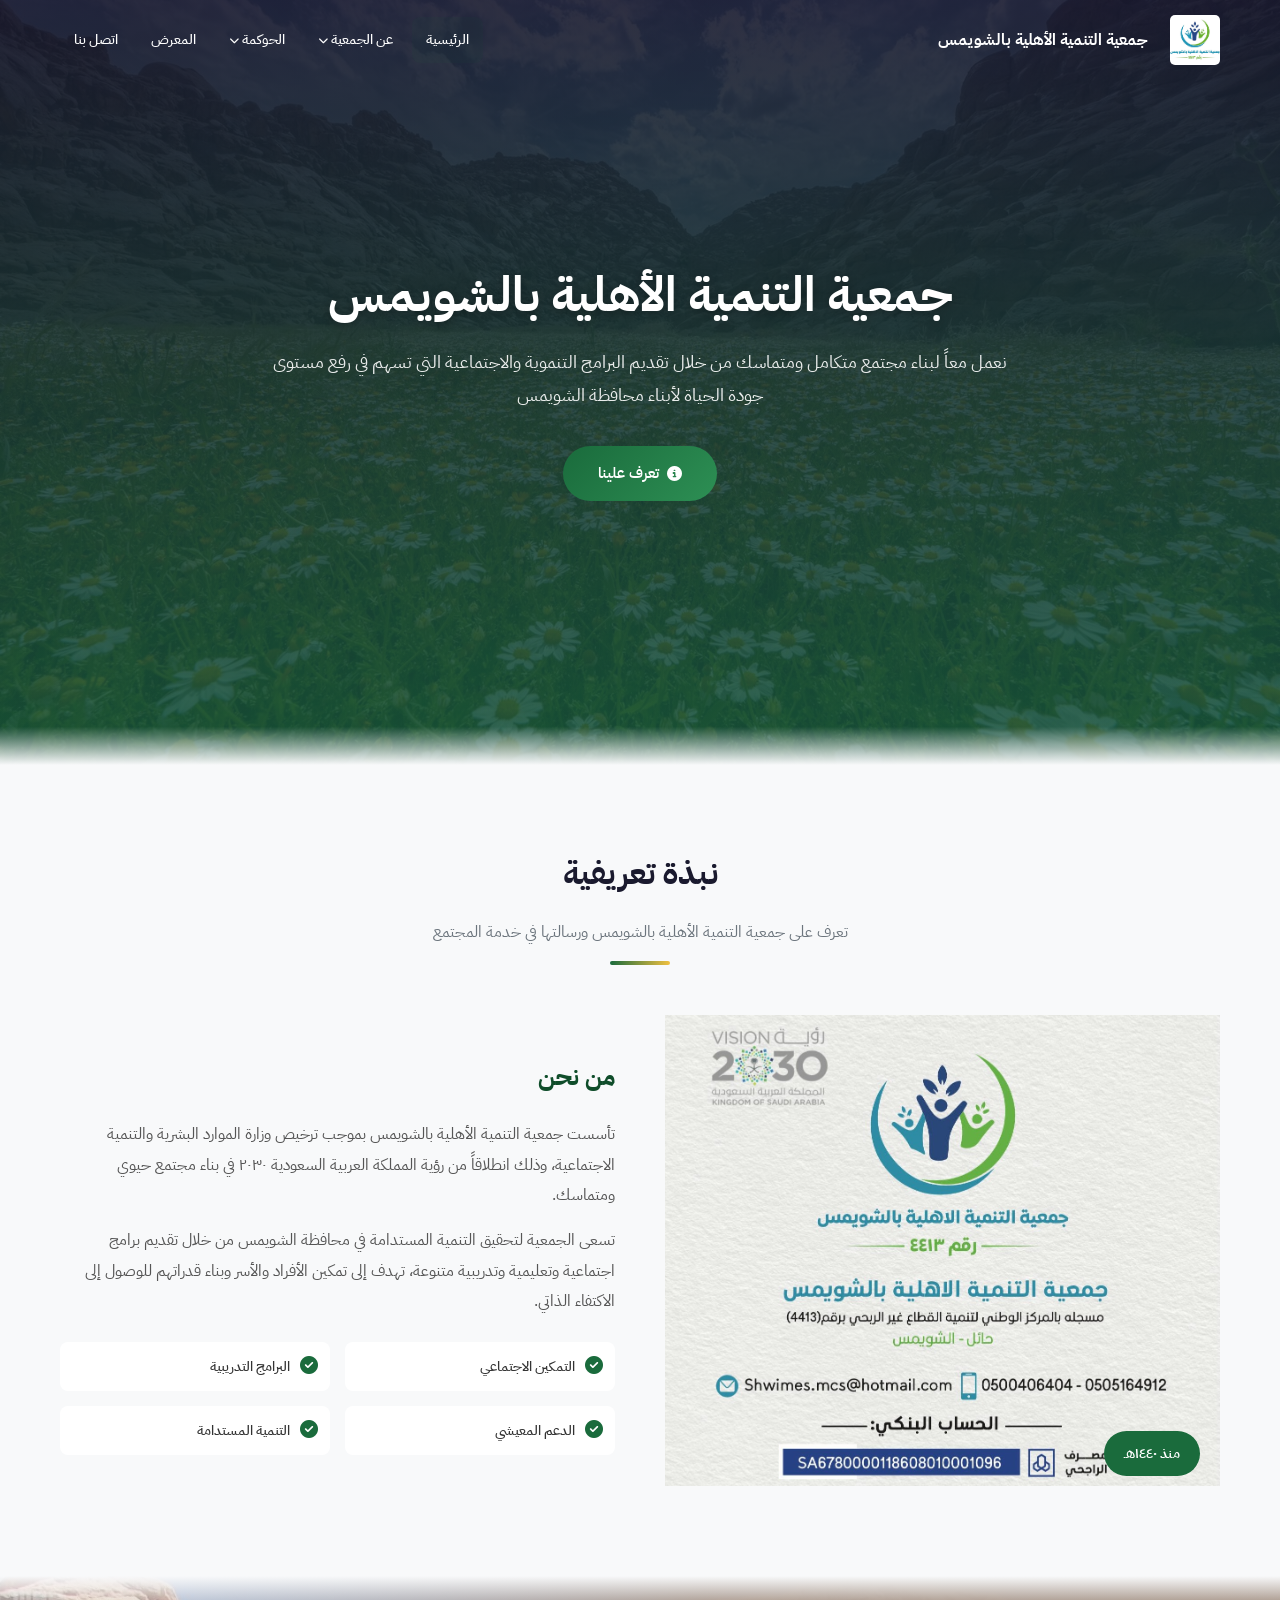
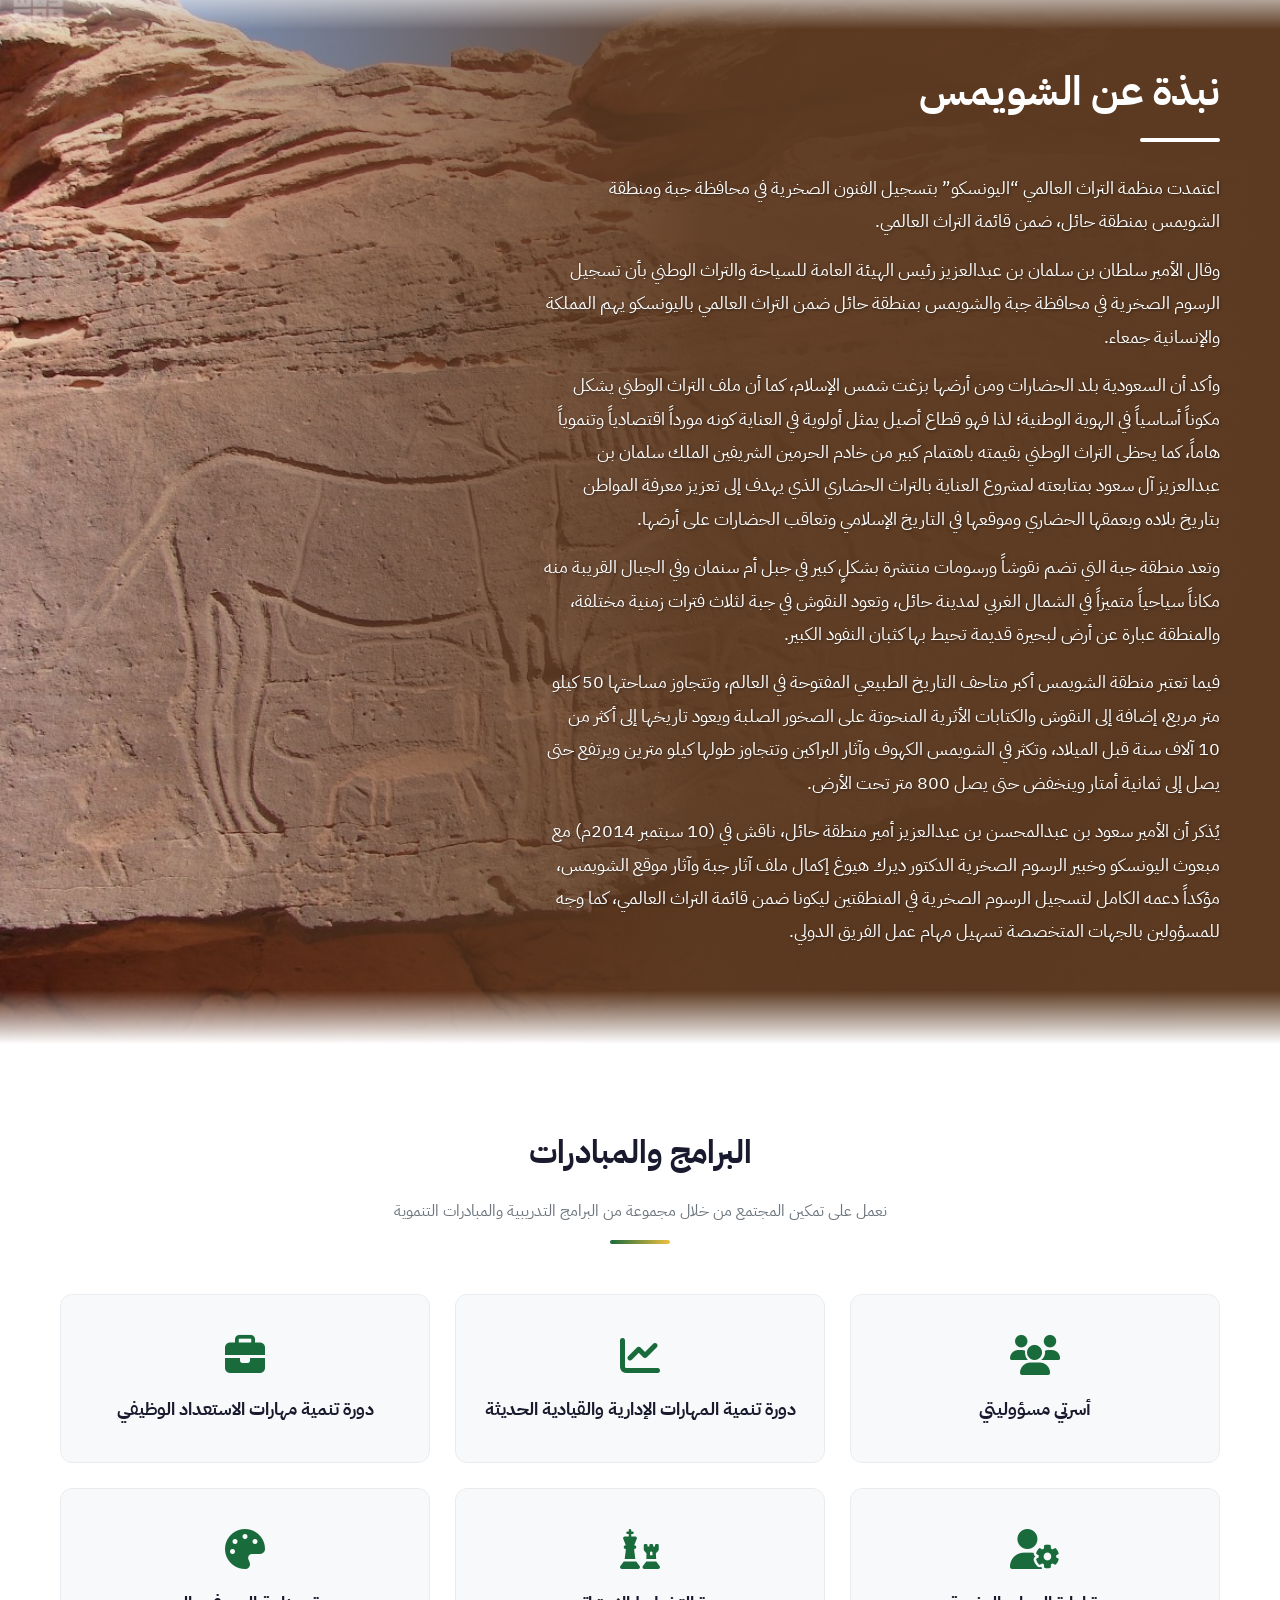
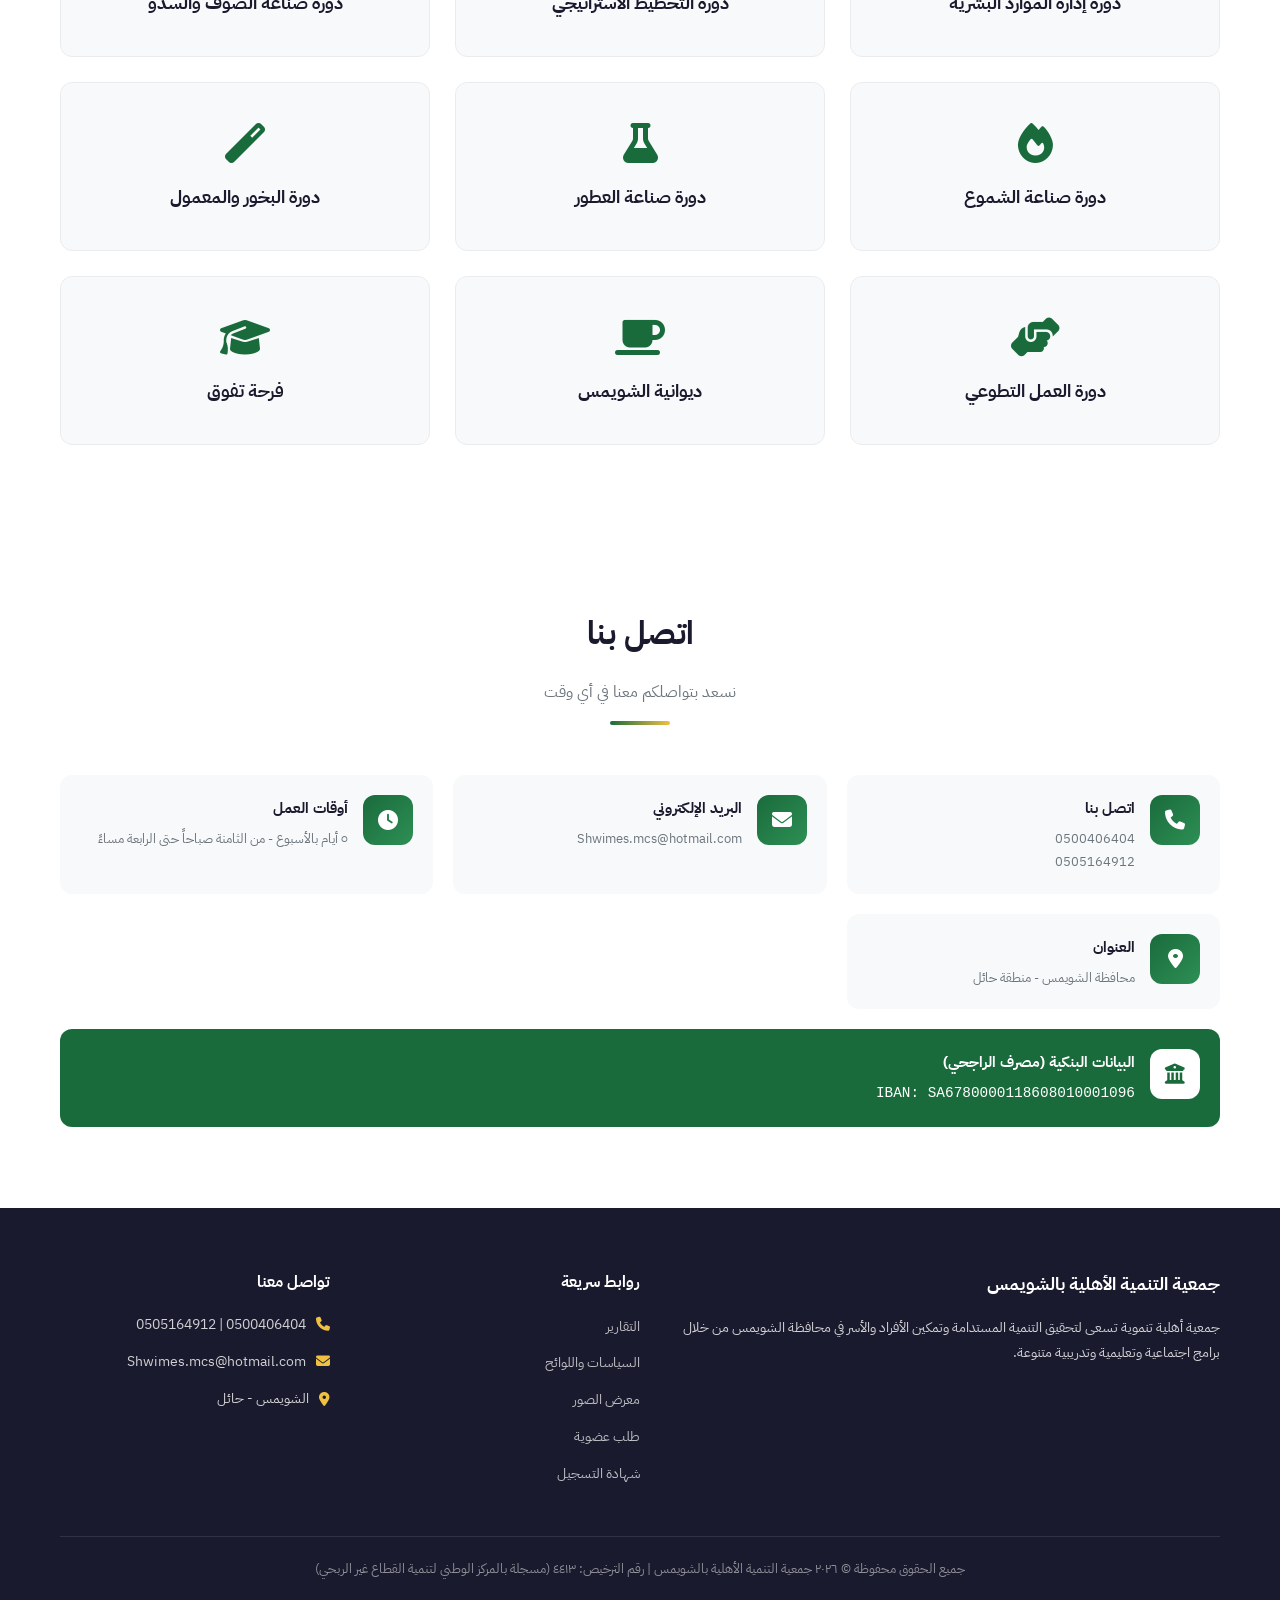
<file: index.html>
<!DOCTYPE html>
<html lang="ar" dir="rtl">

<head>
  <meta charset="UTF-8">
  <meta name="viewport" content="width=device-width, initial-scale=1.0">
  <title>الرئيسية - جمعية التنمية الأهلية بالشويمس</title>
  <meta name="description"
    content="جمعية التنمية الأهلية بالشويمس - نعمل على تنمية المجتمع المحلي وتقديم الخدمات الاجتماعية والتنموية لأبناء محافظة الشويمس">
  <link rel="stylesheet" href="https://cdnjs.cloudflare.com/ajax/libs/font-awesome/6.5.1/css/all.min.css">
  <link rel="stylesheet" href="style.css">
  <link rel="icon" type="image/jpeg" href="logo.jpeg">
</head>

<body>



  <!-- Header -->
  <header class="header">
    <div class="container">
      <a href="#" class="logo">
        <img src="logo.jpeg" alt="شعار الجمعية"
          style="width: 50px; height: 50px; object-fit: contain; border-radius: 5px; margin-left: 10px;">
        <div class="logo-text">
          <h1>جمعية التنمية الأهلية بالشويمس</h1>
        </div>
      </a>

      <div class="hamburger" id="hamburger">
        <span></span><span></span><span></span>
      </div>

      <nav class="nav-wrapper" id="navWrapper">
        <ul class="main-nav">
          <li><a href="index.html" class="active">الرئيسية</a></li>
          <li class="dropdown">
            <a href="index.html#about">عن الجمعية <i class="fas fa-chevron-down" style="font-size:10px"></i></a>
            <ul class="dropdown-menu">
              <li><a href="index.html#about">النشأة والتأسيس</a></li>
              <li><a href="index.html#about">الرؤية</a></li>
              <li><a href="index.html#about">الرسالة</a></li>
              <li><a href="index.html#about">الأهداف الاستراتيجية</a></li>
            </ul>
          </li>
          
          <li class="dropdown">
            <a href="#">الحوكمة <i class="fas fa-chevron-down" style="font-size:10px"></i></a>
            <ul class="dropdown-menu">
              <li><a href="board.html">مجلس الإدارة</a></li>
              <li><a href="policies.html">السياسات واللوائح</a></li>
              <li><a href="index.html#programs">المشاريع والبرامج</a></li>
            </ul>
          </li>

          <li><a href="gallery.html">المعرض</a></li>
          <li><a href="index.html#contact">اتصل بنا</a></li>
        </ul>
      </nav>
    </div>
  </header>

  <!-- Hero Section -->
  <section class="hero" id="home">
    <div class="hero-bg"></div>
    <div class="hero-overlay"></div>
    <div class="hero-content">
      <h2>جمعية التنمية الأهلية بالشويمس</h2>
      <p>نعمل معاً لبناء مجتمع متكامل ومتماسك من خلال تقديم البرامج التنموية والاجتماعية التي تسهم في رفع مستوى جودة
        الحياة لأبناء محافظة الشويمس</p>
      <div class="hero-buttons">
        <a href="#about" class="btn btn-primary"><i class="fas fa-info-circle"></i> تعرف علينا</a>
      </div>
    </div>
  </section>



  <!-- About Section -->
  <section class="section about fade-in" id="about">
    <div class="container">
      <div class="section-header fade-in">
        <h2>نبذة تعريفية</h2>
        <p>تعرف على جمعية التنمية الأهلية بالشويمس ورسالتها في خدمة المجتمع</p>
        <div class="line"></div>
      </div>
      <div class="about-grid">
        <div class="about-image fade-in">
          <img src="images/من نحن.jpeg" alt="عن الجمعية">
          <div class="about-badge">منذ ١٤٤٠هـ</div>
        </div>
        <div class="about-text fade-in">
          <h3>من نحن</h3>
          <p>تأسست جمعية التنمية الأهلية بالشويمس بموجب ترخيص وزارة الموارد البشرية والتنمية الاجتماعية، وذلك انطلاقاً
            من رؤية المملكة العربية السعودية ٢٠٣٠ في بناء مجتمع حيوي ومتماسك.</p>
          <p>تسعى الجمعية لتحقيق التنمية المستدامة في محافظة الشويمس من خلال تقديم برامج اجتماعية وتعليمية وتدريبية
            متنوعة، تهدف إلى تمكين الأفراد والأسر وبناء قدراتهم للوصول إلى الاكتفاء الذاتي.</p>
          <div class="about-features">
            <div class="about-feature"><i class="fas fa-check-circle"></i><span>التمكين الاجتماعي</span></div>
            <div class="about-feature"><i class="fas fa-check-circle"></i><span>البرامج التدريبية</span></div>
            <div class="about-feature"><i class="fas fa-check-circle"></i><span>الدعم المعيشي</span></div>
            <div class="about-feature"><i class="fas fa-check-circle"></i><span>التنمية المستدامة</span></div>
          </div>
        </div>
      </div>
    </div>
  </section>

  <!-- About Shuwaimas Section -->
  <section class="section about fade-in shuwaimas-section" id="shuwaimas">
    <div class="container shuwaimas-container">
      <img src="images/الشويمس.jpeg" alt="نبذة عن الشويمس" class="shuwaimas-mobile-img">
      <div class="about-text fade-in shuwaimas-text-wrapper">
        <div class="section-header shuwaimas-header">
          <h2>نبذة عن الشويمس</h2>
          <div class="line"></div>
        </div>
        <div class="shuwaimas-content">
          <p>اعتمدت منظمة التراث العالمي “اليونسكو” بتسجيل الفنون الصخرية في محافظة جبة ومنطقة الشويمس بمنطقة حائل، ضمن قائمة التراث العالمي.</p>
          <p>وقال الأمير سلطان بن سلمان بن عبدالعزيز رئيس الهيئة العامة للسياحة والتراث الوطني بأن تسجيل الرسوم الصخرية في محافظة جبة والشويمس بمنطقة حائل ضمن التراث العالمي باليونسكو يهم المملكة والإنسانية جمعاء.</p>
          <p>وأكد أن السعودية بلد الحضارات ومن أرضها بزغت شمس الإسلام، كما أن ملف التراث الوطني يشكل مكوناً أساسياً في الهوية الوطنية؛ لذا فهو قطاع أصيل يمثل أولوية في العناية كونه مورداً اقتصادياً وتنموياً هاماً، كما يحظى التراث الوطني بقيمته باهتمام كبير من خادم الحرمين الشريفين الملك سلمان بن عبدالعزيز آل سعود بمتابعته لمشروع العناية بالتراث الحضاري الذي يهدف إلى تعزيز معرفة المواطن بتاريخ بلاده وبعمقها الحضاري وموقعها في التاريخ الإسلامي وتعاقب الحضارات على أرضها.</p>
          <p>وتعد منطقة جبة التي تضم نقوشاً ورسومات منتشرة بشكلٍ كبير في جبل أم سنمان وفي الجبال القريبة منه مكاناً سياحياً متميزاً في الشمال الغربي لمدينة حائل، وتعود النقوش في جبة لثلاث فترات زمنية مختلفة، والمنطقة عبارة عن أرض لبحيرة قديمة تحيط بها كثبان النفود الكبير.</p>
          <p>فيما تعتبر منطقة الشويمس أكبر متاحف التاريخ الطبيعي المفتوحة في العالم، وتتجاوز مساحتها 50 كيلو متر مربع، إضافة إلى النقوش والكتابات الأثرية المنحوتة على الصخور الصلبة ويعود تاريخها إلى أكثر من 10 آلاف سنة قبل الميلاد، وتكثر في الشويمس الكهوف وآثار البراكين وتتجاوز طولها كيلو مترين ويرتفع حتى يصل إلى ثمانية أمتار وينخفض حتى يصل 800 متر تحت الأرض.</p>
          <p>يُذكر أن الأمير سعود بن عبدالمحسن بن عبدالعزيز أمير منطقة حائل، ناقش في (10 سبتمبر 2014م) مع مبعوث اليونسكو وخبير الرسوم الصخرية الدكتور ديرك هيوغ إكمال ملف آثار جبة وآثار موقع الشويمس، مؤكداً دعمه الكامل لتسجيل الرسوم الصخرية في المنطقتين ليكونا ضمن قائمة التراث العالمي، كما وجه للمسؤولين بالجهات المتخصصة تسهيل مهام عمل الفريق الدولي.</p>
        </div>
      </div>
    </div>
  </section>

  <!-- Programs Section -->
  <section class="section programs fade-in" id="programs">
    <div class="container">
      <div class="section-header fade-in">
        <h2>البرامج والمبادرات</h2>
        <p>نعمل على تمكين المجتمع من خلال مجموعة من البرامج التدريبية والمبادرات التنموية</p>
        <div class="line"></div>
      </div>
      <div class="programs-grid">
        <div class="program-card fade-in">
          <i class="fas fa-users"></i>
          <h3>أسرتي مسؤوليتي</h3>
        </div>
        <div class="program-card fade-in">
          <i class="fas fa-chart-line"></i>
          <h3>دورة تنمية المهارات الإدارية والقيادية الحديثة</h3>
        </div>
        <div class="program-card fade-in">
          <i class="fas fa-briefcase"></i>
          <h3>دورة تنمية مهارات الاستعداد الوظيفي</h3>
        </div>
        <div class="program-card fade-in">
          <i class="fas fa-user-cog"></i>
          <h3>دورة إدارة الموارد البشرية</h3>
        </div>
        <div class="program-card fade-in">
          <i class="fas fa-chess"></i>
          <h3>دورة التخطيط الاستراتيجي</h3>
        </div>
        <div class="program-card fade-in">
          <i class="fas fa-palette"></i>
          <h3>دورة صناعة الصوف والسدو</h3>
        </div>
        <div class="program-card fade-in">
          <i class="fas fa-fire"></i>
          <h3>دورة صناعة الشموع</h3>
        </div>
        <div class="program-card fade-in">
          <i class="fas fa-flask"></i>
          <h3>دورة صناعة العطور</h3>
        </div>
        <div class="program-card fade-in">
          <i class="fas fa-magic"></i>
          <h3>دورة البخور والمعمول</h3>
        </div>
        <div class="program-card fade-in">
          <i class="fas fa-hands-helping"></i>
          <h3>دورة العمل التطوعي</h3>
        </div>
        <div class="program-card fade-in">
          <i class="fas fa-coffee"></i>
          <h3>ديوانية الشويمس</h3>
        </div>
        <div class="program-card fade-in">
          <i class="fas fa-graduation-cap"></i>
          <h3>فرحة تفوق</h3>
        </div>
      </div>
    </div>
  </section>



  <!-- Contact Section -->
  <section class="section contact fade-in" id="contact">
    <div class="container">
      <div class="section-header fade-in">
        <h2>اتصل بنا</h2>
        <p>نسعد بتواصلكم معنا في أي وقت</p>
        <div class="line"></div>
      </div>
      <div class="contact-info-cards fade-in" style="display: grid; grid-template-columns: repeat(auto-fit, minmax(280px, 1fr)); gap: 20px;">
        <div class="contact-card">
          <div class="contact-card-icon"><i class="fas fa-phone"></i></div>
          <div>
            <h4>اتصل بنا</h4>
            <p>0500406404<br>0505164912</p>
          </div>
        </div>
        <div class="contact-card">
          <div class="contact-card-icon"><i class="fas fa-envelope"></i></div>
          <div>
            <h4>البريد الإلكتروني</h4>
            <p>Shwimes.mcs@hotmail.com</p>
          </div>
        </div>
        <div class="contact-card">
          <div class="contact-card-icon"><i class="fas fa-clock"></i></div>
          <div>
            <h4>أوقات العمل</h4>
            <p>٥ أيام بالأسبوع - من الثامنة صباحاً حتى الرابعة مساءً</p>
          </div>
        </div>
        <div class="contact-card">
          <div class="contact-card-icon"><i class="fas fa-map-marker-alt"></i></div>
          <div>
            <h4>العنوان</h4>
            <p>محافظة الشويمس - منطقة حائل</p>
          </div>
        </div>
        <div class="contact-card" style="grid-column: 1 / -1; background: var(--primary); color: white;">
          <div class="contact-card-icon" style="background: white; color: var(--primary);"><i class="fas fa-university"></i></div>
          <div>
            <h4 style="color: white;">البيانات البنكية (مصرف الراجحي)</h4>
            <p style="color: white; font-family: monospace; font-size: 0.9rem; margin-top: 5px;">IBAN: SA6780000118608010001096</p>
          </div>
        </div>
      </div>
    </div>
  </section>

  <!-- Footer -->
  <footer class="footer">
    <div class="container">
      <div class="footer-grid">
        <div class="footer-about">
          <h3>جمعية التنمية الأهلية بالشويمس</h3>
          <p>جمعية أهلية تنموية تسعى لتحقيق التنمية المستدامة وتمكين الأفراد والأسر في محافظة الشويمس من خلال برامج
            اجتماعية وتعليمية وتدريبية متنوعة.</p>
        </div>
        <div class="footer-links">
          <h4>روابط سريعة</h4>
          <ul>

            
            <li><a href="#">التقارير</a></li>
            <li><a href="policies.html">السياسات واللوائح</a></li>
            <li><a href="gallery.html">معرض الصور</a></li>
            <li><a href="#">طلب عضوية</a></li>
            <li><a href="#" onclick="showCert(event)">شهادة التسجيل</a></li>
          </ul>
        </div>
        <div class="footer-contact">
          <h4>تواصل معنا</h4>
          <div class="footer-contact-item"><i class="fas fa-phone"></i> 0500406404 | 0505164912</div>
          <div class="footer-contact-item"><i class="fas fa-envelope"></i> Shwimes.mcs@hotmail.com</div>
          <div class="footer-contact-item"><i class="fas fa-map-marker-alt"></i> الشويمس - حائل</div>
        </div>
      </div>
      <div class="footer-bottom">
        جميع الحقوق محفوظة © ٢٠٢٦ جمعية التنمية الأهلية بالشويمس | رقم الترخيص: ٤٤١٣ (مسجلة بالمركز الوطني لتنمية القطاع غير الربحي)
      </div>
    </div>
  </footer>

  <!-- Scroll to Top -->
  <button class="scroll-top" id="scrollTop"><i class="fas fa-chevron-up"></i></button>

  <!-- Registration Certificate Modal -->
  <div id="certModal" style="display:none; position:fixed; z-index:9999; left:0; top:0; width:100%; height:100%; background-color:rgba(0,0,0,0.8); align-items:center; justify-content:center;">
    <div style="position:relative; max-width:90%; max-height:90%;">
      <span onclick="document.getElementById('certModal').style.display='none'" style="position:absolute; top:-40px; right:0; color:#fff; font-size:30px; cursor:pointer;">&times;</span>
      <img src="images/شهادة تسجيل جمعية.jpeg" style="max-width:100%; max-height:90vh; border-radius:8px; box-shadow: 0 0 20px rgba(0,0,0,0.5);">
    </div>
  </div>

  <script src="script.js"></script>
</body>

</html>
</file>
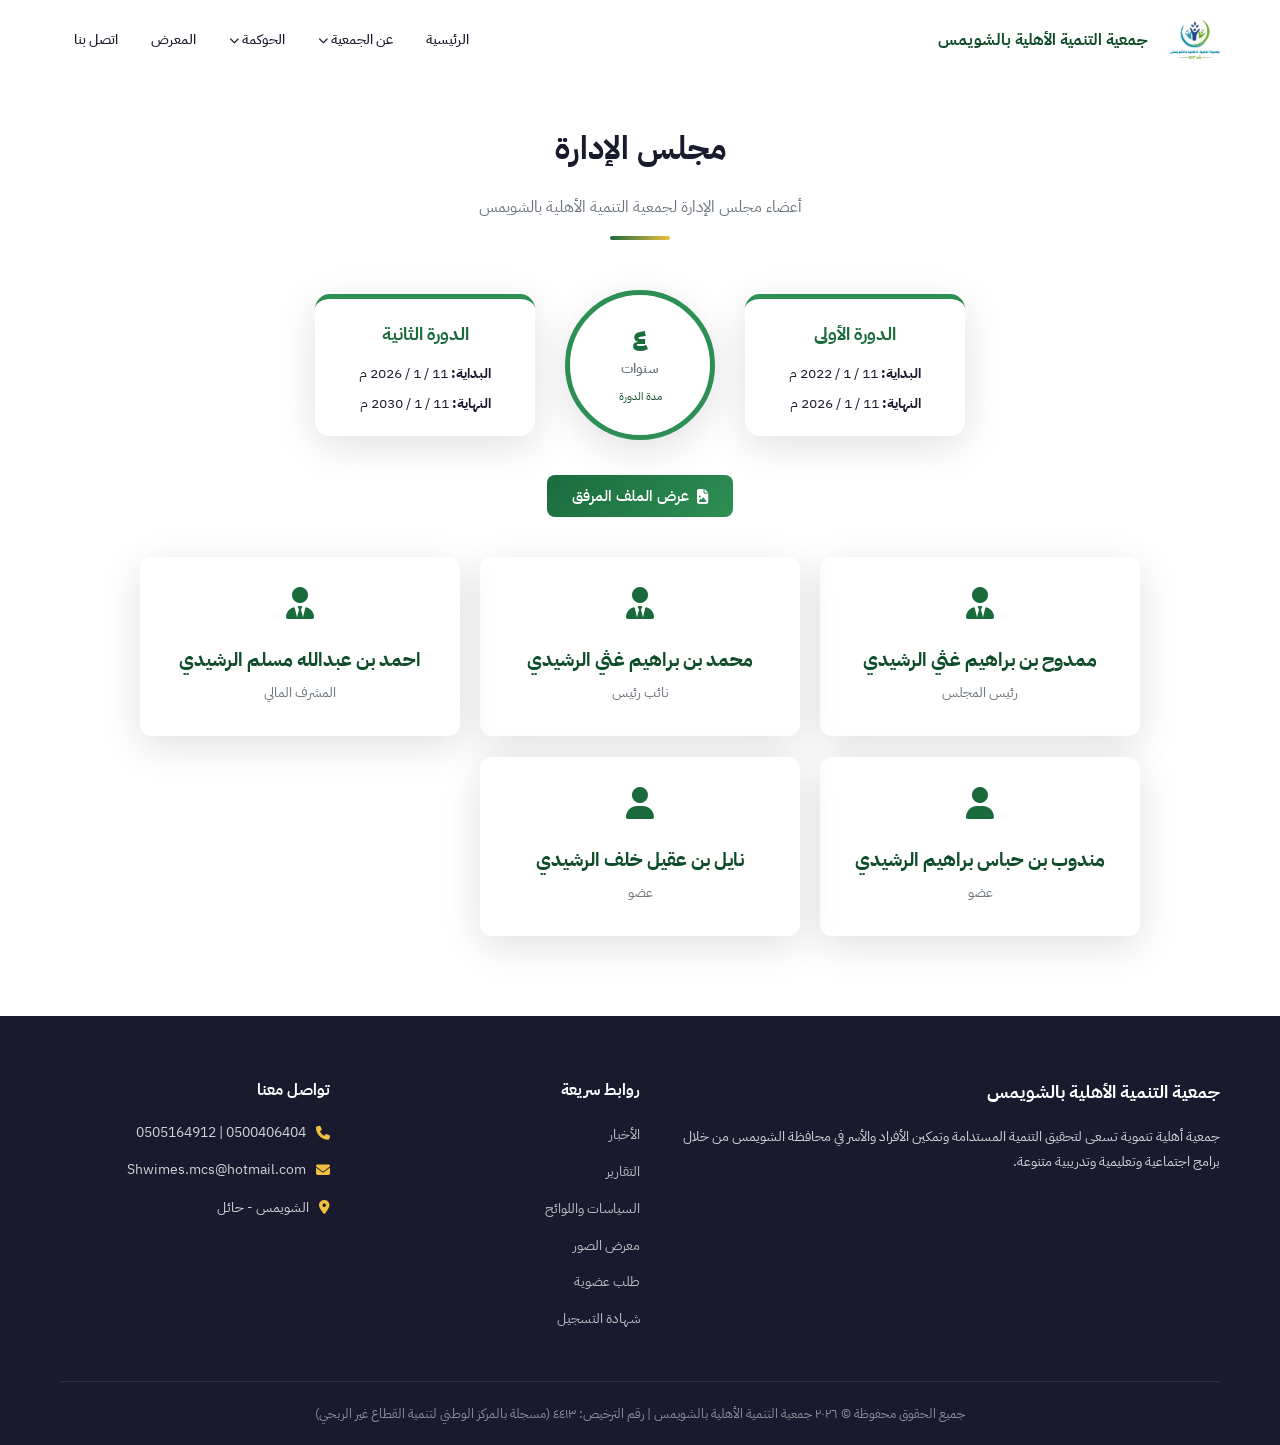
<file: board.html>
<!DOCTYPE html>
<html lang="ar" dir="rtl">

<head>
  <meta charset="UTF-8">
  <meta name="viewport" content="width=device-width, initial-scale=1.0">
  <title>مجلس الإدارة - جمعية التنمية الأهلية بالشويمس</title>
  <meta name="description"
    content="جمعية التنمية الأهلية بالشويمس - نعمل على تنمية المجتمع المحلي وتقديم الخدمات الاجتماعية والتنموية لأبناء محافظة الشويمس">
  <link rel="stylesheet" href="https://cdnjs.cloudflare.com/ajax/libs/font-awesome/6.5.1/css/all.min.css">
  <link rel="stylesheet" href="style.css">
  <link rel="icon" type="image/jpeg" href="logo.jpeg">
</head>

<body>



  <!-- Header -->
  <header class="header">
    <div class="container">
      <a href="index.html" class="logo">
        <img src="logo.jpeg" alt="شعار الجمعية"
          style="width: 50px; height: 50px; object-fit: contain; border-radius: 5px; margin-left: 10px;">
        <div class="logo-text">
          <h1>جمعية التنمية الأهلية بالشويمس</h1>
        </div>
      </a>

      <div class="hamburger" id="hamburger">
        <span></span><span></span><span></span>
      </div>

      <nav class="nav-wrapper" id="navWrapper">
        <ul class="main-nav">
          <li><a href="index.html">الرئيسية</a></li>
          <li class="dropdown">
            <a href="index.html#about">عن الجمعية <i class="fas fa-chevron-down" style="font-size:10px"></i></a>
            <ul class="dropdown-menu">
              <li><a href="index.html#about">النشأة والتأسيس</a></li>
              <li><a href="index.html#about">الرؤية</a></li>
              <li><a href="index.html#about">الرسالة</a></li>
              <li><a href="index.html#about">الأهداف الاستراتيجية</a></li>
            </ul>
          </li>
          <li class="dropdown">
            <a href="#">الحوكمة <i class="fas fa-chevron-down" style="font-size:10px"></i></a>
            <ul class="dropdown-menu">
              <li><a href="board.html" class="active">مجلس الإدارة</a></li>
              <li><a href="policies.html">السياسات واللوائح</a></li>
              <li><a href="index.html#programs">المشاريع والبرامج</a></li>
            </ul>
          </li>

          <li><a href="gallery.html">المعرض</a></li>
          <li><a href="index.html#contact">اتصل بنا</a></li>
        </ul>
      </nav>
    </div>
  </header>

  <!-- Board Section -->
  <section class="section" id="board" style="padding-top:120px; min-height:60vh;">
    <div class="container">
      <div class="section-header fade-in">
        <h2>مجلس الإدارة</h2>
        <p>أعضاء مجلس الإدارة لجمعية التنمية الأهلية بالشويمس</p>
        <div class="line"></div>
      </div>
      
      <div style="display: flex; flex-direction: column; align-items: center; margin-bottom: 40px; gap: 20px;">
        <div style="display: flex; flex-wrap: wrap; justify-content: center; gap: 30px; align-items: center; width: 100%;">
          
          <!-- الدورة الأولى -->
          <div style="text-align: center; background: var(--white); padding: 20px; border-radius: 15px; width: 220px; box-shadow: var(--shadow-lg); border-top: 5px solid var(--primary-light);">
            <h4 style="color: var(--primary); margin-bottom: 10px; font-size: 1.1rem;">الدورة الأولى</h4>
            <div style="font-size: 14px; color: var(--dark); margin-bottom: 5px;"><strong>البداية:</strong> 11 / 1 / 2022 م</div>
            <div style="font-size: 14px; color: var(--dark);"><strong>النهاية:</strong> 11 / 1 / 2026 م</div>
          </div>

          <!-- مدة الدورة -->
          <div style="text-align: center; background: var(--white); padding: 20px; border-radius: 50%; width: 150px; height: 150px; display: flex; flex-direction: column; justify-content: center; align-items: center; box-shadow: var(--shadow-lg); border: 5px solid var(--primary-light);">
            <span style="font-size: 32px; font-weight: 700; color: var(--primary); line-height: 1;">٤</span>
            <span style="font-size: 14px; color: var(--gray); font-weight: 600;">سنوات</span>
            <div style="font-size: 11px; color: var(--primary-dark); margin-top: 5px;">مدة الدورة</div>
          </div>

          <!-- الدورة الثانية -->
          <div style="text-align: center; background: var(--white); padding: 20px; border-radius: 15px; width: 220px; box-shadow: var(--shadow-lg); border-top: 5px solid var(--primary-light);">
            <h4 style="color: var(--primary); margin-bottom: 10px; font-size: 1.1rem;">الدورة الثانية</h4>
            <div style="font-size: 14px; color: var(--dark); margin-bottom: 5px;"><strong>البداية:</strong> 11 / 1 / 2026 م</div>
            <div style="font-size: 14px; color: var(--dark);"><strong>النهاية:</strong> 11 / 1 / 2030 م</div>
          </div>
          
        </div>
        
        <button onclick="showBoardFile(event)" class="btn btn-primary" style="padding: 10px 25px; border-radius: 8px; margin-top: 15px;">
          <i class="fas fa-file-image"></i> عرض الملف المرفق
        </button>
      </div>

  <!-- Board File Modal -->
  <div id="boardFileModal" style="display:none; position:fixed; z-index:9999; left:0; top:0; width:100%; height:100%; background-color:rgba(0,0,0,0.8); align-items:center; justify-content:center;">
    <div style="position:relative; max-width:90%; max-height:90%;">
      <span onclick="document.getElementById('boardFileModal').style.display='none'" style="position:absolute; top:-40px; right:0; color:#fff; font-size:30px; cursor:pointer;">&times;</span>
      <img src="images/مجلس الإدارة.jpeg" style="max-width:100%; max-height:90vh; border-radius:8px;">
    </div>
  </div>

  <script>
    function showBoardFile(e) {
      e.preventDefault();
      document.getElementById('boardFileModal').style.display = 'flex';
    }
  </script>
      <div class="stats-grid" style="grid-template-columns: repeat(auto-fit, minmax(250px, 1fr)); gap: 20px;">
        <div class="stat-card fade-in">
          <i class="fas fa-user-tie"></i>
          <h3 style="margin-top:15px; color:var(--primary-dark)">ممدوح بن براهيم غثي الرشيدي</h3>
          <span class="label">رئيس المجلس</span>
        </div>
        <div class="stat-card fade-in">
          <i class="fas fa-user-tie"></i>
          <h3 style="margin-top:15px; color:var(--primary-dark)">محمد بن براهيم غثي الرشيدي</h3>
          <span class="label">نائب رئيس</span>
        </div>
        <div class="stat-card fade-in">
          <i class="fas fa-user-tie"></i>
          <h3 style="margin-top:15px; color:var(--primary-dark)">احمد بن عبدالله مسلم الرشيدي</h3>
          <span class="label">المشرف المالي</span>
        </div>
        <div class="stat-card fade-in">
          <i class="fas fa-user"></i>
          <h3 style="margin-top:15px; color:var(--primary-dark)">مندوب بن حباس براهيم الرشيدي</h3>
          <span class="label">عضو</span>
        </div>
        <div class="stat-card fade-in">
          <i class="fas fa-user"></i>
          <h3 style="margin-top:15px; color:var(--primary-dark)">نايل بن عقيل خلف الرشيدي</h3>
          <span class="label">عضو</span>
        </div>
      </div>
    </div>
  </section>
  <!-- Footer -->
  <footer class="footer">
    <div class="container">
      <div class="footer-grid">
        <div class="footer-about">
          <h3>جمعية التنمية الأهلية بالشويمس</h3>
          <p>جمعية أهلية تنموية تسعى لتحقيق التنمية المستدامة وتمكين الأفراد والأسر في محافظة الشويمس من خلال برامج
            اجتماعية وتعليمية وتدريبية متنوعة.</p>
        </div>
        <div class="footer-links">
          <h4>روابط سريعة</h4>
          <ul>

            <li><a href="#news">الأخبار</a></li>
            <li><a href="#">التقارير</a></li>
            <li><a href="policies.html">السياسات واللوائح</a></li>
            <li><a href="gallery.html">معرض الصور</a></li>
            <li><a href="#">طلب عضوية</a></li>
            <li><a href="#" onclick="showCert(event)">شهادة التسجيل</a></li>
          </ul>
        </div>
        <div class="footer-contact">
          <h4>تواصل معنا</h4>
          <div class="footer-contact-item"><i class="fas fa-phone"></i> 0500406404 | 0505164912</div>
          <div class="footer-contact-item"><i class="fas fa-envelope"></i> Shwimes.mcs@hotmail.com</div>
          <div class="footer-contact-item"><i class="fas fa-map-marker-alt"></i> الشويمس - حائل</div>
        </div>
      </div>
      <div class="footer-bottom">
        جميع الحقوق محفوظة © ٢٠٢٦ جمعية التنمية الأهلية بالشويمس | رقم الترخيص: ٤٤١٣ (مسجلة بالمركز الوطني لتنمية القطاع غير الربحي)
      </div>
    </div>
  </footer>

  <!-- Scroll to Top -->
  <button class="scroll-top" id="scrollTop"><i class="fas fa-chevron-up"></i></button>

  <!-- Registration Certificate Modal -->
  <div id="certModal" style="display:none; position:fixed; z-index:9999; left:0; top:0; width:100%; height:100%; background-color:rgba(0,0,0,0.8); align-items:center; justify-content:center;">
    <div style="position:relative; max-width:90%; max-height:90%;">
      <span onclick="document.getElementById('certModal').style.display='none'" style="position:absolute; top:-40px; right:0; color:#fff; font-size:30px; cursor:pointer;">&times;</span>
      <img src="images/شهادة تسجيل جمعية.jpeg" style="max-width:100%; max-height:90vh; border-radius:8px; box-shadow: 0 0 20px rgba(0,0,0,0.5);">
    </div>
  </div>

  <script src="script.js"></script>
</body>

</html>
</file>
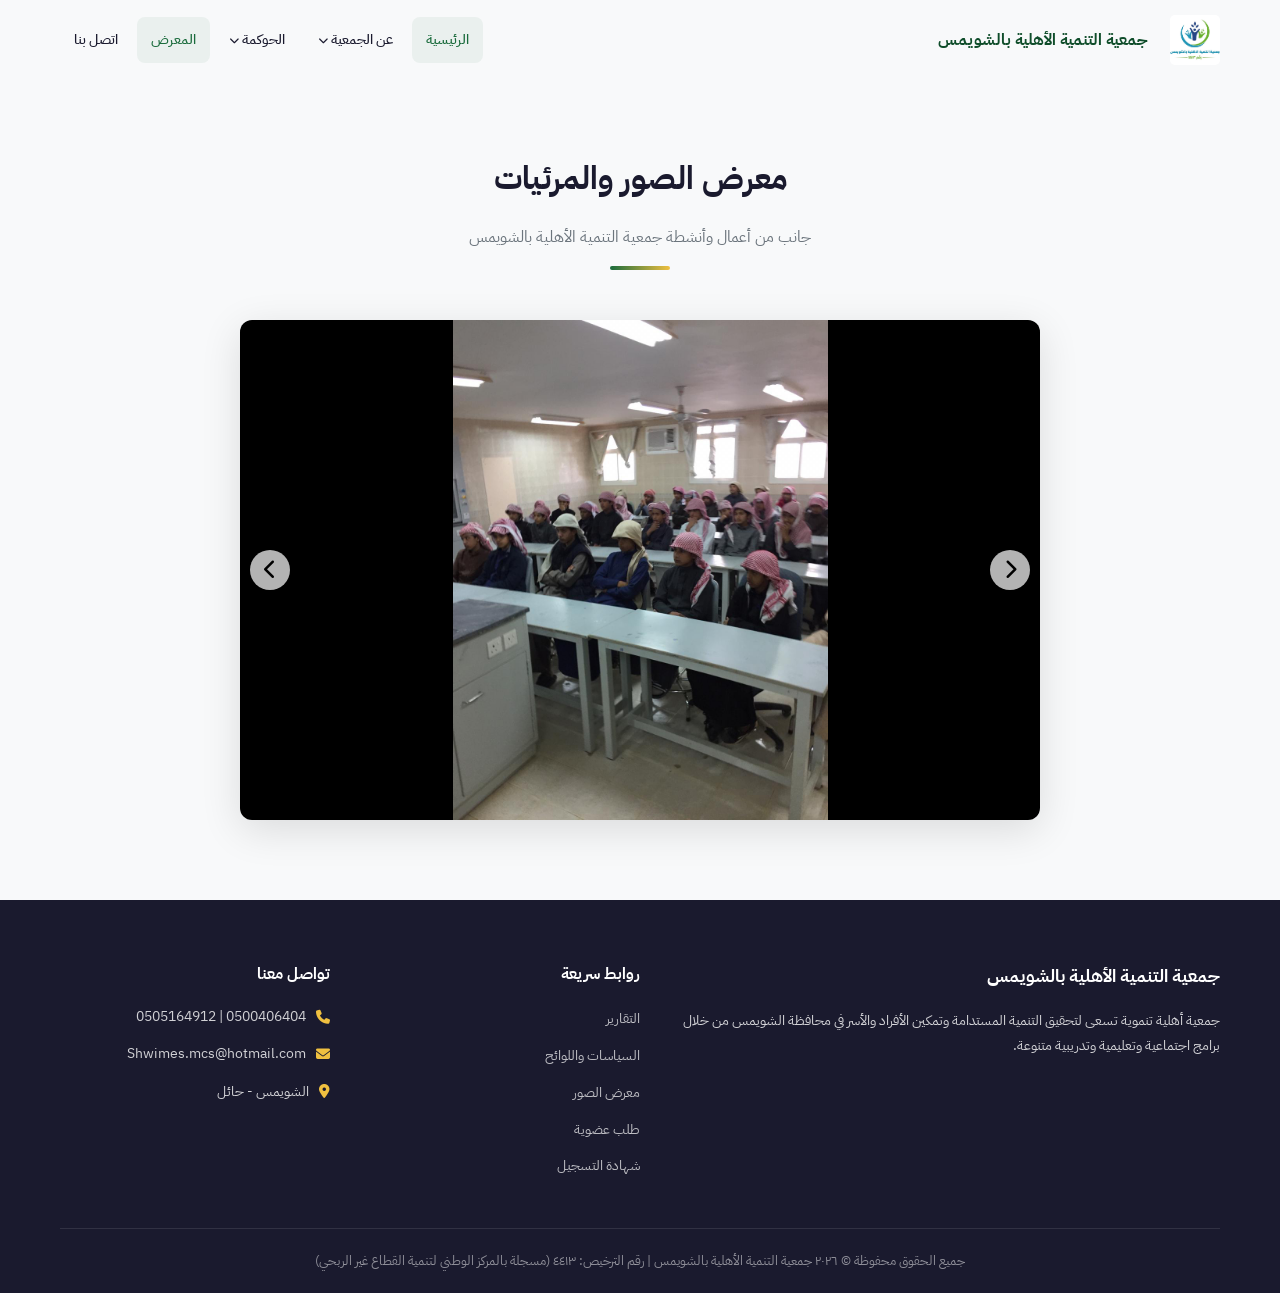
<file: gallery.html>
<!DOCTYPE html>
<html lang="ar" dir="rtl">

<head>
  <meta charset="UTF-8">
  <meta name="viewport" content="width=device-width, initial-scale=1.0">
  <title>معرض الصور والمرئيات - جمعية التنمية الأهلية بالشويمس</title>
  <meta name="description"
    content="جمعية التنمية الأهلية بالشويمس - نعمل على تنمية المجتمع المحلي وتقديم الخدمات الاجتماعية والتنموية لأبناء محافظة الشويمس">
  <link rel="stylesheet" href="https://cdnjs.cloudflare.com/ajax/libs/font-awesome/6.5.1/css/all.min.css">
  <link rel="stylesheet" href="style.css">
  <link rel="icon" type="image/jpeg" href="logo.jpeg">
</head>

<body>



  <!-- Header -->
  <header class="header">
    <div class="container">
      <a href="#" class="logo">
        <img src="logo.jpeg" alt="شعار الجمعية"
          style="width: 50px; height: 50px; object-fit: contain; border-radius: 5px; margin-left: 10px;">
        <div class="logo-text">
          <h1>جمعية التنمية الأهلية بالشويمس</h1>
        </div>
      </a>

      <div class="hamburger" id="hamburger">
        <span></span><span></span><span></span>
      </div>

      <nav class="nav-wrapper" id="navWrapper">
        <ul class="main-nav">
          <li><a href="index.html" class="active">الرئيسية</a></li>
          <li class="dropdown">
            <a href="index.html#about">عن الجمعية <i class="fas fa-chevron-down" style="font-size:10px"></i></a>
            <ul class="dropdown-menu">
              <li><a href="index.html#about">النشأة والتأسيس</a></li>
              <li><a href="index.html#about">الرؤية</a></li>
              <li><a href="index.html#about">الرسالة</a></li>
              <li><a href="index.html#about">الأهداف الاستراتيجية</a></li>
            </ul>
          </li>
          
          <li class="dropdown">
            <a href="#">الحوكمة <i class="fas fa-chevron-down" style="font-size:10px"></i></a>
            <ul class="dropdown-menu">
              <li><a href="board.html">مجلس الإدارة</a></li>
              <li><a href="policies.html">السياسات واللوائح</a></li>
              <li><a href="index.html#programs">المشاريع والبرامج</a></li>
            </ul>
          </li>

          <li><a href="gallery.html" class="active">المعرض</a></li>
          <li><a href="index.html#contact">اتصل بنا</a></li>
        </ul>
      </nav>
    </div>
  </header>
  <style>
    .gallery-container { padding: 150px 0 80px; background-color: var(--light); }
    .carousel-container {
      position: relative;
      max-width: 800px;
      margin: 0 auto;
      overflow: hidden;
      border-radius: var(--radius);
      box-shadow: var(--shadow-lg);
    }
    .carousel-track {
      display: flex;
      transition: transform 0.5s ease;
    }
    .carousel-slide {
      min-width: 100%;
    }
    .carousel-slide img, .carousel-slide video {
      width: 100%;
      height: 500px;
      object-fit: contain;
      background: #000;
      display: block;
    }
    .carousel-btn {
      position: absolute;
      top: 50%;
      transform: translateY(-50%);
      background: rgba(255,255,255,0.7);
      border: none;
      width: 40px;
      height: 40px;
      border-radius: 50%;
      font-size: 20px;
      cursor: pointer;
      z-index: 10;
    }
    .carousel-btn:hover { background: #fff; }
    .prev-btn { left: 10px; }
    .next-btn { right: 10px; }
  </style>

  <div class="gallery-container">
    <div class="container">
        <div class="section-header fade-in">
          <h2>معرض الصور والمرئيات</h2>
          <p>جانب من أعمال وأنشطة جمعية التنمية الأهلية بالشويمس</p>
          <div class="line"></div>
        </div>
        
        <div class="carousel-container fade-in">
          <button class="carousel-btn prev-btn" onclick="moveSlide(-1)"><i class="fas fa-chevron-left"></i></button>
          <button class="carousel-btn next-btn" onclick="moveSlide(1)"><i class="fas fa-chevron-right"></i></button>
          <div class="carousel-track" id="carouselTrack">
            <div class="carousel-slide"><img src="images/D11.jpeg" alt="معرض الصور"></div>
            <div class="carousel-slide"><img src="images/B4.jpeg" alt="معرض الصور"></div>
            <div class="carousel-slide"><img src="images/A5.jpeg" alt="معرض الصور"></div>
            <div class="carousel-slide"><img src="images/B6.jpeg" alt="معرض الصور"></div>
            <div class="carousel-slide"><img src="images/A7.jpeg" alt="معرض الصور"></div>
            <div class="carousel-slide"><img src="images/D2.jpeg" alt="معرض الصور"></div>
            <div class="carousel-slide"><img src="images/A4.jpeg" alt="معرض الصور"></div>
            <div class="carousel-slide"><img src="images/A2.jpeg" alt="معرض الصور"></div>
            <div class="carousel-slide"><img src="images/B7.jpeg" alt="معرض الصور"></div>
            <div class="carousel-slide"><img src="images/D8.jpeg" alt="معرض الصور"></div>
            <div class="carousel-slide"><img src="images/A10.jpeg" alt="معرض الصور"></div>
            <div class="carousel-slide"><img src="images/A6.jpeg" alt="معرض الصور"></div>
            <div class="carousel-slide"><img src="images/A11.jpeg" alt="معرض الصور"></div>
            <div class="carousel-slide"><img src="images/D7.jpeg" alt="معرض الصور"></div>
            <div class="carousel-slide"><img src="images/C6.jpeg" alt="معرض الصور"></div>
            <div class="carousel-slide"><img src="images/A3.jpeg" alt="معرض الصور"></div>
            <div class="carousel-slide"><img src="images/B1.jpeg" alt="معرض الصور"></div>
            <div class="carousel-slide"><img src="images/D1.jpeg" alt="معرض الصور"></div>
            <div class="carousel-slide"><img src="images/D13.jpeg" alt="معرض الصور"></div>
            <div class="carousel-slide"><img src="images/D10.jpeg" alt="معرض الصور"></div>
            <div class="carousel-slide"><img src="images/B2.jpeg" alt="معرض الصور"></div>
            <div class="carousel-slide"><img src="images/A12.jpeg" alt="معرض الصور"></div>
            <div class="carousel-slide"><img src="images/C2.jpeg" alt="معرض الصور"></div>
            <div class="carousel-slide"><img src="images/D14.jpeg" alt="معرض الصور"></div>
            <div class="carousel-slide"><img src="images/D12.jpeg" alt="معرض الصور"></div>
            <div class="carousel-slide"><img src="images/C5.jpeg" alt="معرض الصور"></div>
            <div class="carousel-slide"><img src="images/D6.jpeg" alt="معرض الصور"></div>
            <div class="carousel-slide"><img src="images/D9.jpeg" alt="معرض الصور"></div>
            <div class="carousel-slide"><img src="images/A8.jpeg" alt="معرض الصور"></div>
            <div class="carousel-slide"><img src="images/D4.jpeg" alt="معرض الصور"></div>
            <div class="carousel-slide"><img src="images/C7.jpeg" alt="معرض الصور"></div>
            <div class="carousel-slide"><img src="images/C1.jpeg" alt="معرض الصور"></div>
            <div class="carousel-slide"><img src="images/B5.jpeg" alt="معرض الصور"></div>
            <div class="carousel-slide"><img src="images/D.jpeg" alt="معرض الصور"></div>
            <div class="carousel-slide"><img src="images/D3.jpeg" alt="معرض الصور"></div>
            <div class="carousel-slide"><img src="images/D5.jpeg" alt="معرض الصور"></div>
            <div class="carousel-slide"><img src="images/C3.jpeg" alt="معرض الصور"></div>
            <div class="carousel-slide"><img src="images/A9.jpeg" alt="معرض الصور"></div>
            <div class="carousel-slide"><img src="images/C4.jpeg" alt="معرض الصور"></div>
            <div class="carousel-slide"><img src="images/D15.jpeg" alt="معرض الصور"></div>
            <div class="carousel-slide"><img src="images/B3.jpeg" alt="معرض الصور"></div>
            <div class="carousel-slide"><video src="images/A14.mp4" controls preload="metadata"></video></div>
            <div class="carousel-slide"><video src="images/A13.mp4" controls preload="metadata"></video></div>
            <div class="carousel-slide"><video src="images/A1.mp4" controls preload="metadata"></video></div>
            <div class="carousel-slide"><video src="images/A16.mp4" controls preload="metadata"></video></div>
            <div class="carousel-slide"><video src="images/A15.mp4" controls preload="metadata"></video></div>
          </div>
        </div>
    </div>
  </div>

<script>
  const track = document.getElementById('carouselTrack');
  if (track && track.children.length > 0) {
      const slides = Array.from(track.children);
      const firstClone = slides[0].cloneNode(true);
      const lastClone = slides[slides.length - 1].cloneNode(true);
      track.appendChild(firstClone);
      track.insertBefore(lastClone, slides[0]);
      const allSlides = Array.from(track.children);
      let slideIndex = 1;
      let isTransitioning = false;
      track.style.transform = `translateX(${slideIndex * 100}%)`;

      window.moveSlide = function(n) {
        if (isTransitioning) return;
        isTransitioning = true;
        slideIndex += n;
        track.style.transition = "transform 0.5s ease";
        track.style.transform = `translateX(${slideIndex * 100}%)`;
      }

      track.addEventListener('transitionend', () => {
        isTransitioning = false;
        if (allSlides[slideIndex] === firstClone) {
          track.style.transition = "none";
          slideIndex = 1;
          track.style.transform = `translateX(${slideIndex * 100}%)`;
        }
        if (allSlides[slideIndex] === lastClone) {
          track.style.transition = "none";
          slideIndex = allSlides.length - 2;
          track.style.transform = `translateX(${slideIndex * 100}%)`;
        }
      });

      let touchStartX = 0;
      let touchEndX = 0;
      track.addEventListener('touchstart', e => { touchStartX = e.changedTouches[0].screenX; }, {passive: true});
      track.addEventListener('touchend', e => { touchEndX = e.changedTouches[0].screenX; handleSwipe(); }, {passive: true});
      function handleSwipe() {
        const swipeThreshold = 50;
        if (touchEndX < touchStartX - swipeThreshold) moveSlide(-1);
        if (touchEndX > touchStartX + swipeThreshold) moveSlide(1);
      }
  }
</script>
<!-- Footer -->
  <footer class="footer">
    <div class="container">
      <div class="footer-grid">
        <div class="footer-about">
          <h3>جمعية التنمية الأهلية بالشويمس</h3>
          <p>جمعية أهلية تنموية تسعى لتحقيق التنمية المستدامة وتمكين الأفراد والأسر في محافظة الشويمس من خلال برامج
            اجتماعية وتعليمية وتدريبية متنوعة.</p>
        </div>
        <div class="footer-links">
          <h4>روابط سريعة</h4>
          <ul>

            
            <li><a href="#">التقارير</a></li>
            <li><a href="policies.html">السياسات واللوائح</a></li>
            <li><a href="gallery.html">معرض الصور</a></li>
            <li><a href="#">طلب عضوية</a></li>
            <li><a href="#" onclick="showCert(event)">شهادة التسجيل</a></li>
          </ul>
        </div>
        <div class="footer-contact">
          <h4>تواصل معنا</h4>
          <div class="footer-contact-item"><i class="fas fa-phone"></i> 0500406404 | 0505164912</div>
          <div class="footer-contact-item"><i class="fas fa-envelope"></i> Shwimes.mcs@hotmail.com</div>
          <div class="footer-contact-item"><i class="fas fa-map-marker-alt"></i> الشويمس - حائل</div>
        </div>
      </div>
      <div class="footer-bottom">
        جميع الحقوق محفوظة © ٢٠٢٦ جمعية التنمية الأهلية بالشويمس | رقم الترخيص: ٤٤١٣ (مسجلة بالمركز الوطني لتنمية القطاع غير الربحي)
      </div>
    </div>
  </footer>

  <!-- Scroll to Top -->
  <button class="scroll-top" id="scrollTop"><i class="fas fa-chevron-up"></i></button>

  <!-- Registration Certificate Modal -->
  <div id="certModal" style="display:none; position:fixed; z-index:9999; left:0; top:0; width:100%; height:100%; background-color:rgba(0,0,0,0.8); align-items:center; justify-content:center;">
    <div style="position:relative; max-width:90%; max-height:90%;">
      <span onclick="document.getElementById('certModal').style.display='none'" style="position:absolute; top:-40px; right:0; color:#fff; font-size:30px; cursor:pointer;">&times;</span>
      <img src="images/شهادة تسجيل جمعية.jpeg" style="max-width:100%; max-height:90vh; border-radius:8px; box-shadow: 0 0 20px rgba(0,0,0,0.5);">
    </div>
  </div>

  <script src="script.js"></script>
</body>

</html>
</file>
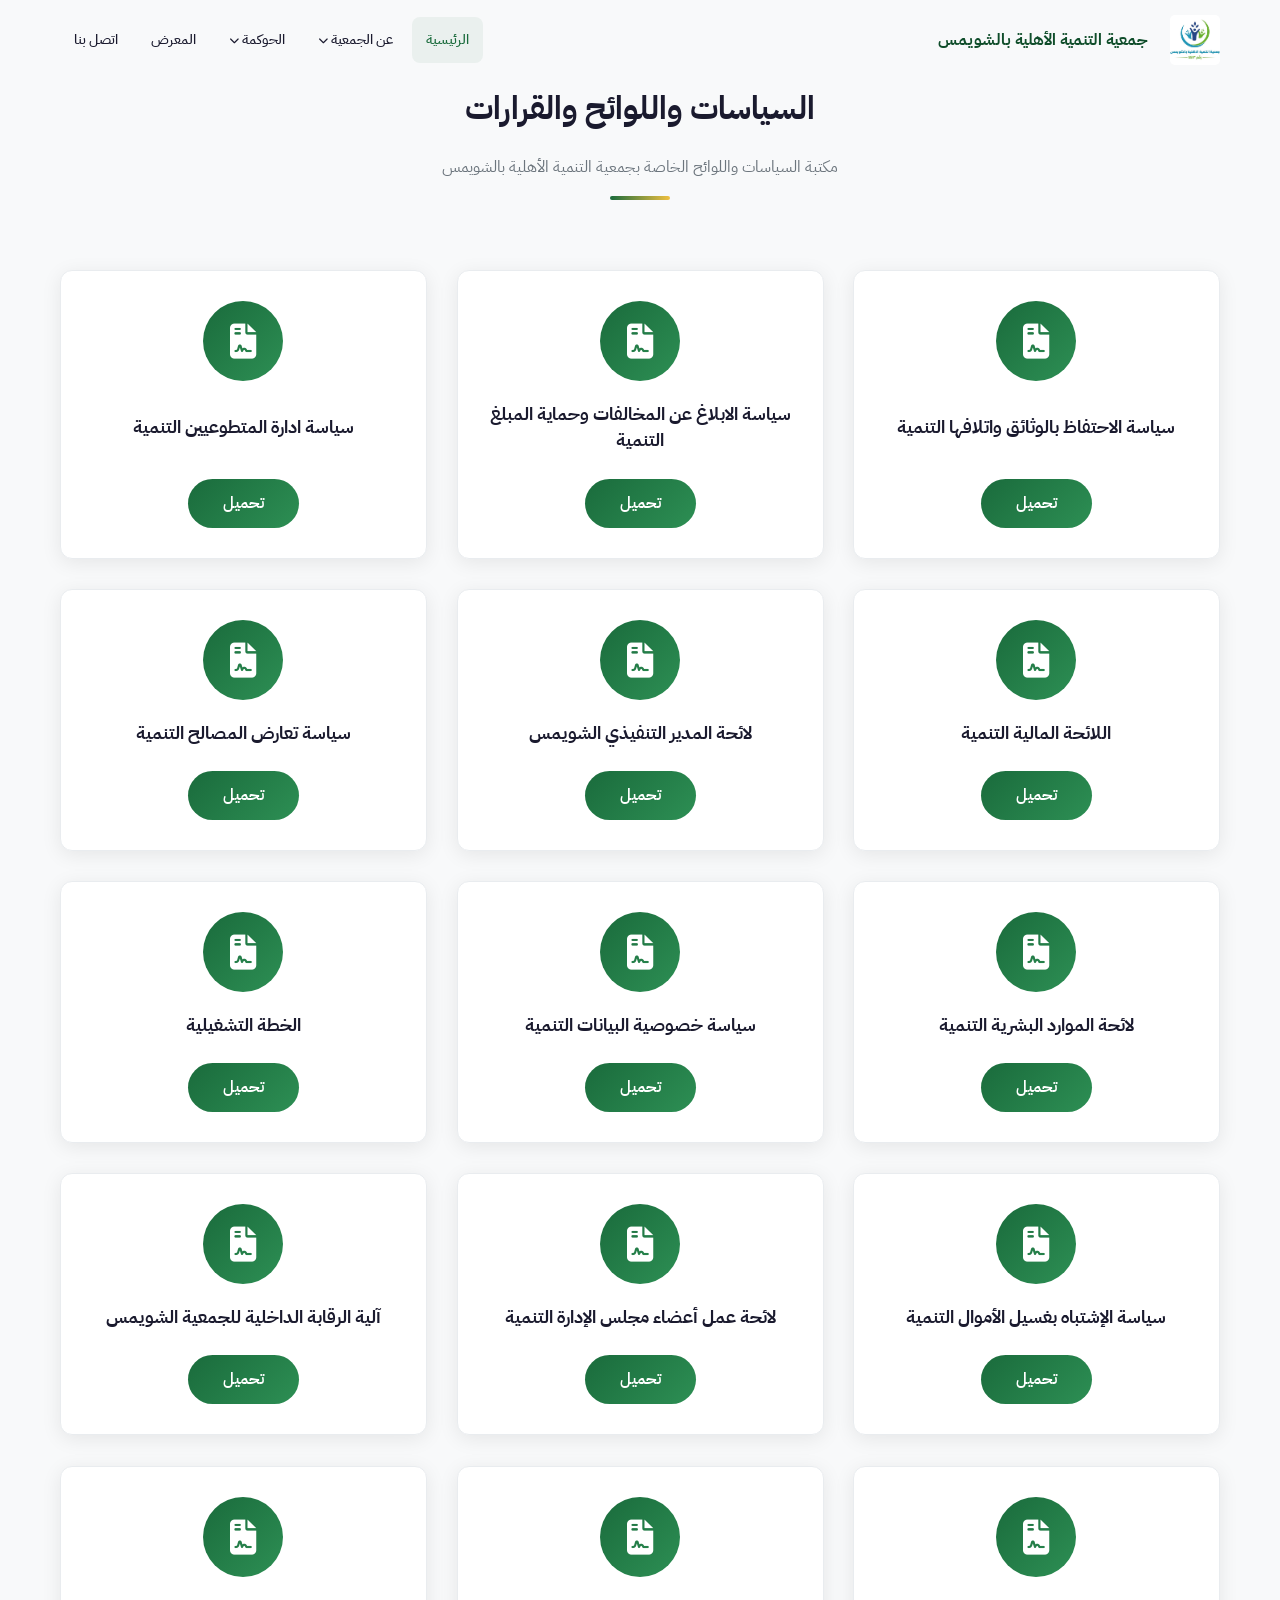
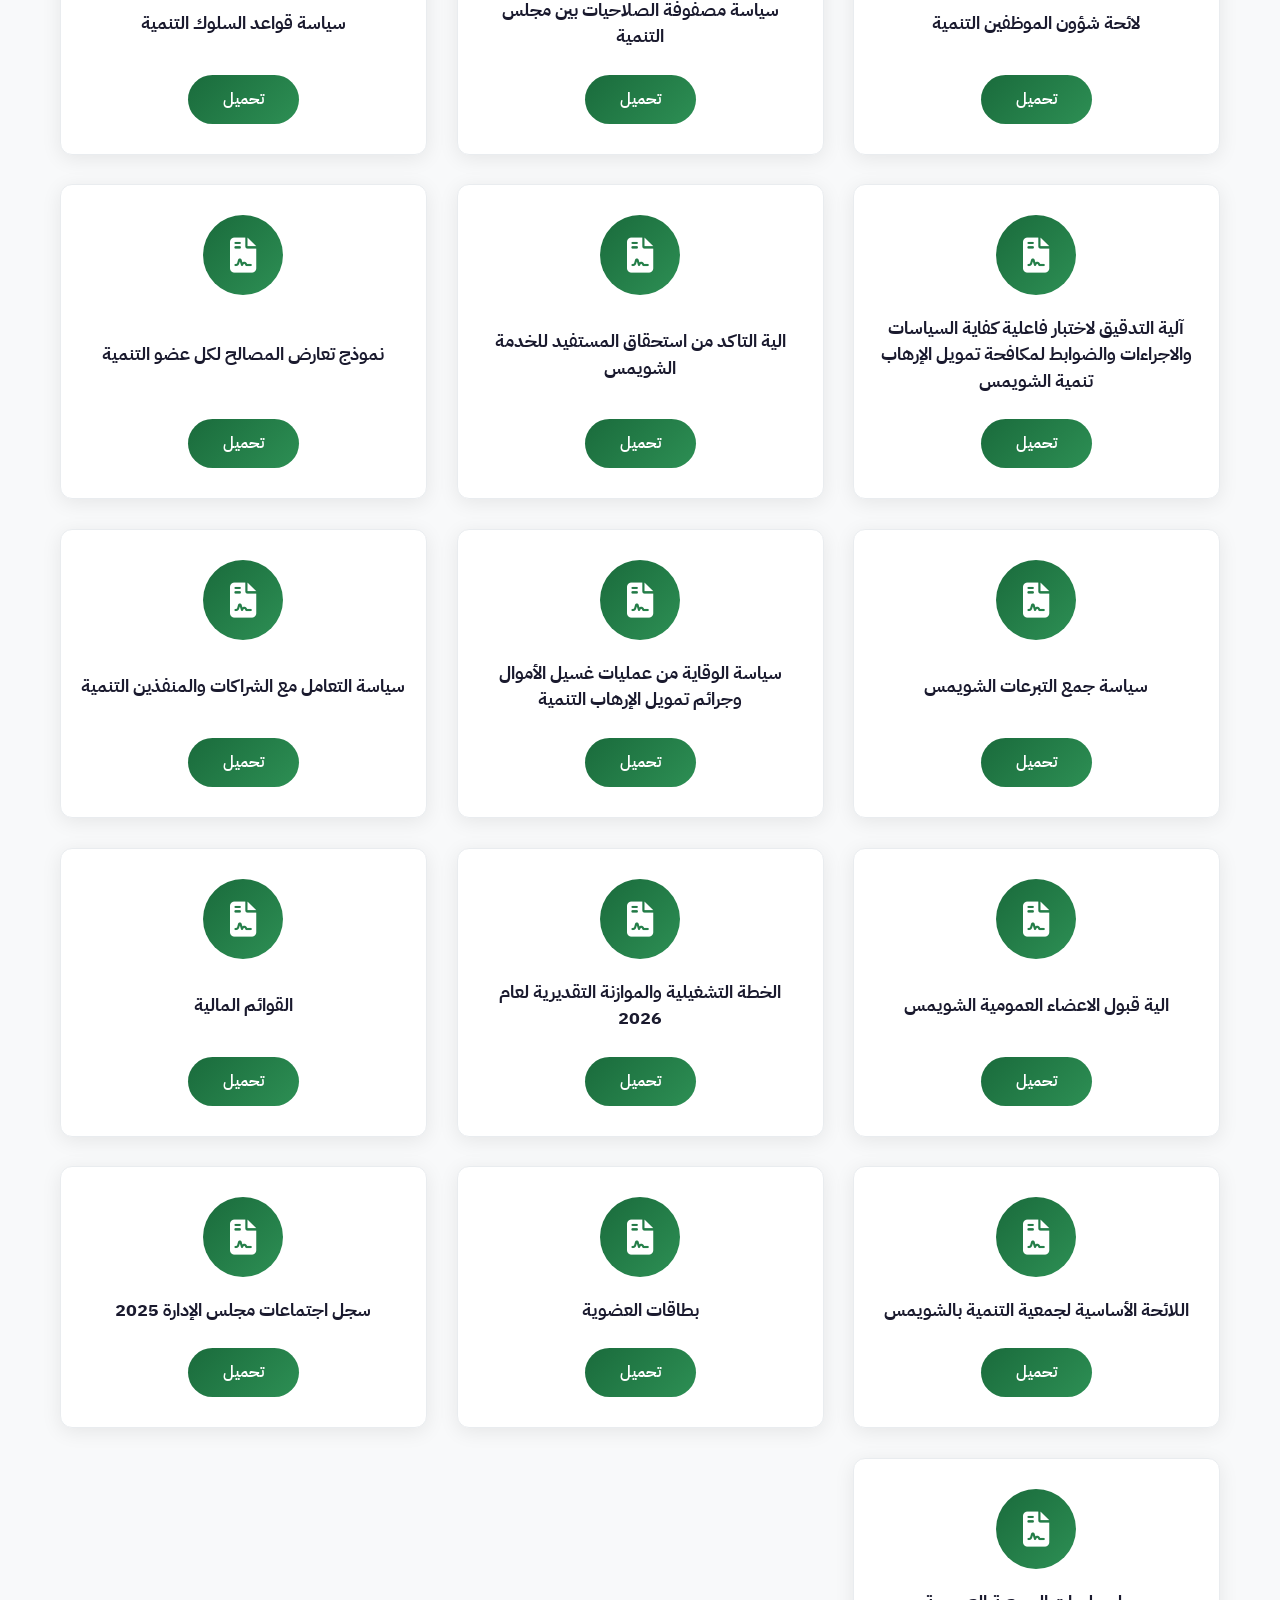
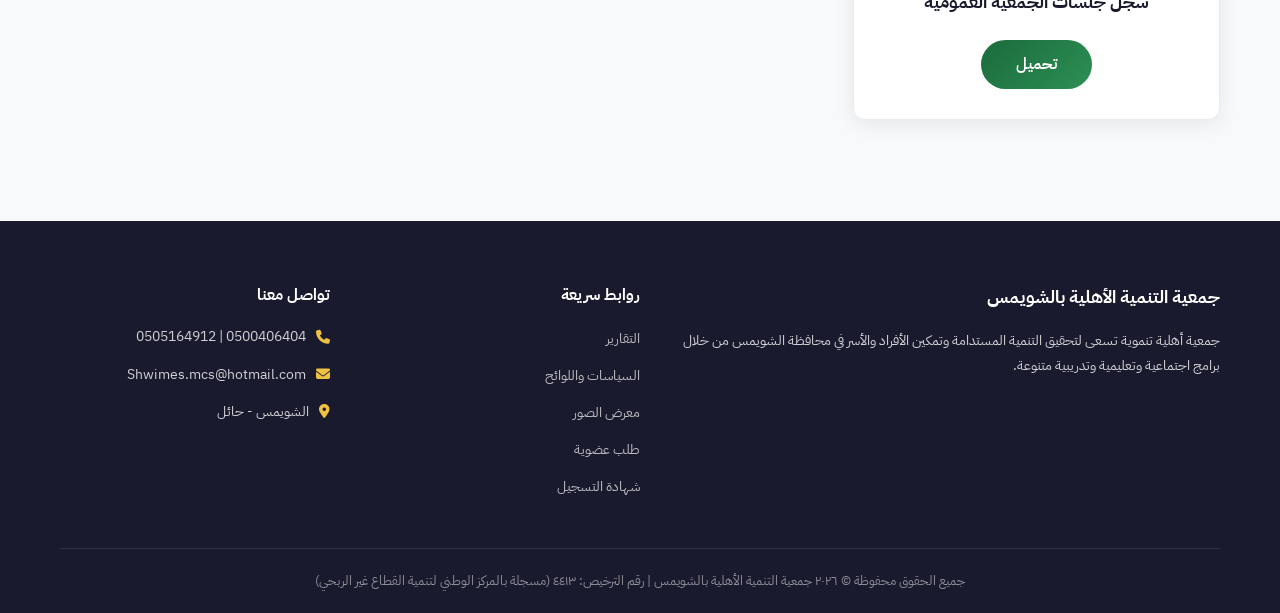
<file: policies.html>
<!DOCTYPE html>
<html lang="ar" dir="rtl">

<head>
  <meta charset="UTF-8">
  <meta name="viewport" content="width=device-width, initial-scale=1.0">
  <title>السياسات واللوائح والتعاميم - جمعية التنمية الأهلية بالشويمس</title>
  <meta name="description"
    content="جمعية التنمية الأهلية بالشويمس - نعمل على تنمية المجتمع المحلي وتقديم الخدمات الاجتماعية والتنموية لأبناء محافظة الشويمس">
  <link rel="stylesheet" href="https://cdnjs.cloudflare.com/ajax/libs/font-awesome/6.5.1/css/all.min.css">
  <link rel="stylesheet" href="style.css">
  <link rel="icon" type="image/jpeg" href="logo.jpeg">
</head>

<body>



  <!-- Header -->
  <header class="header">
    <div class="container">
      <a href="#" class="logo">
        <img src="logo.jpeg" alt="شعار الجمعية"
          style="width: 50px; height: 50px; object-fit: contain; border-radius: 5px; margin-left: 10px;">
        <div class="logo-text">
          <h1>جمعية التنمية الأهلية بالشويمس</h1>
        </div>
      </a>

      <div class="hamburger" id="hamburger">
        <span></span><span></span><span></span>
      </div>

      <nav class="nav-wrapper" id="navWrapper">
        <ul class="main-nav">
          <li><a href="index.html" class="active">الرئيسية</a></li>
          <li class="dropdown">
            <a href="index.html#about">عن الجمعية <i class="fas fa-chevron-down" style="font-size:10px"></i></a>
            <ul class="dropdown-menu">
              <li><a href="index.html#about">النشأة والتأسيس</a></li>
              <li><a href="index.html#about">الرؤية</a></li>
              <li><a href="index.html#about">الرسالة</a></li>
              <li><a href="index.html#about">الأهداف الاستراتيجية</a></li>
            </ul>
          </li>
          
          <li class="dropdown">
            <a href="#">الحوكمة <i class="fas fa-chevron-down" style="font-size:10px"></i></a>
            <ul class="dropdown-menu">
              <li><a href="board.html">مجلس الإدارة</a></li>
              <li><a href="policies.html" class="active">السياسات واللوائح</a></li>
              <li><a href="index.html#programs">المشاريع والبرامج</a></li>
            </ul>
          </li>

          <li><a href="gallery.html">المعرض</a></li>
          <li><a href="index.html#contact">اتصل بنا</a></li>
        </ul>
      </nav>
    </div>
  </header>
  <style>
    .policies-container { padding: 80px 0; background-color: var(--light); }
    .policies-grid {
      display: grid;
      grid-template-columns: repeat(auto-fill, minmax(280px, 1fr));
      gap: 30px;
      padding: 20px 0;
    }
    .policy-card {
      background: var(--white);
      border-radius: var(--radius);
      box-shadow: var(--shadow);
      padding: 30px 20px;
      text-align: center;
      transition: var(--transition);
      display: flex;
      flex-direction: column;
      align-items: center;
      border: 1px solid var(--gray-light);
      height: 100%;
    }
    .policy-card:hover {
      transform: translateY(-5px);
      box-shadow: var(--shadow-lg);
    }
    .policy-icon {
      width: 80px;
      height: 80px;
      background: linear-gradient(135deg, var(--primary), var(--primary-light));
      border-radius: 50%;
      display: flex;
      justify-content: center;
      align-items: center;
      margin-bottom: 20px;
      color: var(--white);
      font-size: 35px;
    }
    .policy-title {
      font-size: 1.1rem;
      color: var(--dark);
      margin-bottom: 25px;
      font-weight: 700;
      flex-grow: 1;
      display: flex;
      align-items: center;
      justify-content: center;
      line-height: 1.5;
    }
    .btn-download {
      display: inline-block;
      padding: 10px 35px;
      background: linear-gradient(135deg, var(--primary), var(--primary-light));
      color: var(--white);
      text-decoration: none;
      border-radius: 25px;
      font-weight: 600;
      transition: var(--transition);
      border: none;
    }
    .btn-download:hover {
      transform: translateY(-3px);
      box-shadow: 0 8px 25px rgba(26,107,60,0.4);
      color: var(--white);
    }
  </style>

  <div class="policies-container">
    <div class="container">
        <div class="section-header fade-in">
          <h2>السياسات واللوائح والقرارات</h2>
          <p>مكتبة السياسات واللوائح الخاصة بجمعية التنمية الأهلية بالشويمس</p>
          <div class="line"></div>
        </div>
        
        <div class="policies-grid">

          <div class="policy-card fade-in">
            <div class="policy-icon">
              <i class="fas fa-file-contract"></i>
            </div>
            <div class="policy-title">سياسة الاحتفاظ بالوثائق واتلافها التنمية</div>
            <a href="Files/%D8%B3%D9%8A%D8%A7%D8%B3%D8%A9_%D8%A7%D9%84%D8%A7%D8%AD%D8%AA%D9%81%D8%A7%D8%B8_%D8%A8%D8%A7%D9%84%D9%88%D8%AB%D8%A7%D9%8A%D9%94%D9%82_%D9%88%D8%A7%D8%AA%D9%84%D8%A7%D9%81%D9%87%D8%A7%20%D8%A7%D9%84%D8%AA%D9%86%D9%85%D9%8A%D8%A9.pdf" target="_blank" class="btn-download">تحميل</a>
          </div>
    
          <div class="policy-card fade-in">
            <div class="policy-icon">
              <i class="fas fa-file-contract"></i>
            </div>
            <div class="policy-title">سياسة الابلاغ عن المخالفات وحماية المبلغ التنمية</div>
            <a href="Files/%D8%B3%D9%8A%D8%A7%D8%B3%D8%A9_%D8%A7%D9%84%D8%A7%D8%A8%D9%84%D8%A7%D8%BA_%D8%B9%D9%86_%D8%A7%D9%84%D9%85%D8%AE%D8%A7%D9%84%D9%81%D8%A7%D8%AA_%D9%88%D8%AD%D9%85%D8%A7%D9%8A%D8%A9_%D8%A7%D9%84%D9%85%D8%A8%D9%84%D8%BA%20%D8%A7%D9%84%D8%AA%D9%86%D9%85%D9%8A%D8%A9.pdf" target="_blank" class="btn-download">تحميل</a>
          </div>
    
          <div class="policy-card fade-in">
            <div class="policy-icon">
              <i class="fas fa-file-contract"></i>
            </div>
            <div class="policy-title">سياسة ادارة المتطوعيين التنمية</div>
            <a href="Files/%D8%B3%D9%8A%D8%A7%D8%B3%D8%A9%20%D8%A7%D8%AF%D8%A7%D8%B1%D8%A9%20%D8%A7%D9%84%D9%85%D8%AA%D8%B7%D9%88%D8%B9%D9%8A%D9%8A%D9%86%20%D8%A7%D9%84%D8%AA%D9%86%D9%85%D9%8A%D8%A9.pdf" target="_blank" class="btn-download">تحميل</a>
          </div>
    
          <div class="policy-card fade-in">
            <div class="policy-icon">
              <i class="fas fa-file-contract"></i>
            </div>
            <div class="policy-title">اللائحة المالية التنمية</div>
            <a href="Files/%D8%A7%D9%84%D9%84%D8%A7%D8%A6%D8%AD%D8%A9%20%D8%A7%D9%84%D9%85%D8%A7%D9%84%D9%8A%D8%A9%20%D8%A7%D9%84%D8%AA%D9%86%D9%85%D9%8A%D8%A9.pdf" target="_blank" class="btn-download">تحميل</a>
          </div>
    
          <div class="policy-card fade-in">
            <div class="policy-icon">
              <i class="fas fa-file-contract"></i>
            </div>
            <div class="policy-title">لائحة المدير التنفيذي الشويمس</div>
            <a href="Files/%D9%84%D8%A7%D9%8A%D9%94%D8%AD%D8%A9%20%D8%A7%D9%84%D9%85%D8%AF%D9%8A%D8%B1%20%D8%A7%D9%84%D8%AA%D9%86%D9%81%D9%8A%D8%B0%D9%8A%20%D8%A7%D9%84%D8%B4%D9%88%D9%8A%D9%85%D8%B3.pdf" target="_blank" class="btn-download">تحميل</a>
          </div>
    
          <div class="policy-card fade-in">
            <div class="policy-icon">
              <i class="fas fa-file-contract"></i>
            </div>
            <div class="policy-title">سياسة تعارض المصالح التنمية</div>
            <a href="Files/%D8%B3%D9%8A%D8%A7%D8%B3%D8%A9%20%D8%AA%D8%B9%D8%A7%D8%B1%D8%B6%20%D8%A7%D9%84%D9%85%D8%B5%D8%A7%D9%84%D8%AD%20%D8%A7%D9%84%D8%AA%D9%86%D9%85%D9%8A%D8%A9.pdf" target="_blank" class="btn-download">تحميل</a>
          </div>
    
          <div class="policy-card fade-in">
            <div class="policy-icon">
              <i class="fas fa-file-contract"></i>
            </div>
            <div class="policy-title">لائحة الموارد البشرية التنمية</div>
            <a href="Files/%D9%84%D8%A7%D9%8A%D9%94%D8%AD%D8%A9%20%D8%A7%D9%84%D9%85%D9%88%D8%A7%D8%B1%D8%AF%20%D8%A7%D9%84%D8%A8%D8%B4%D8%B1%D9%8A%D8%A91%20%D8%A7%D9%84%D8%AA%D9%86%D9%85%D9%8A%D8%A9.pdf" target="_blank" class="btn-download">تحميل</a>
          </div>
    
          <div class="policy-card fade-in">
            <div class="policy-icon">
              <i class="fas fa-file-contract"></i>
            </div>
            <div class="policy-title">سياسة خصوصية البيانات التنمية</div>
            <a href="Files/%D8%B3%D9%8A%D8%A7%D8%B3%D8%A9%20%D8%AE%D8%B5%D9%88%D8%B5%D9%8A%D8%A9%20%D8%A7%D9%84%D8%A8%D9%8A%D8%A7%D9%86%D8%A7%D8%AA%20%D8%A7%D9%84%D8%AA%D9%86%D9%85%D9%8A%D8%A9%281%29.pdf" target="_blank" class="btn-download">تحميل</a>
          </div>
    
          <div class="policy-card fade-in">
            <div class="policy-icon">
              <i class="fas fa-file-contract"></i>
            </div>
            <div class="policy-title">الخطة التشغيلية</div>
            <a href="Files/%D8%A7%D9%84%D8%AE%D8%B7%D8%A9%20%D8%A7%D9%84%D8%AA%D8%B4%D8%BA%D9%8A%D9%84%D9%8A%D8%A9.pdf" target="_blank" class="btn-download">تحميل</a>
          </div>
    
          <div class="policy-card fade-in">
            <div class="policy-icon">
              <i class="fas fa-file-contract"></i>
            </div>
            <div class="policy-title">سياسة الإشتباه بغسيل الأموال التنمية</div>
            <a href="Files/%D8%B3%D9%8A%D8%A7%D8%B3%D8%A9%20%D8%A7%D9%84%D8%A7%D9%95%D8%B4%D8%AA%D8%A8%D8%A7%D9%87%20%D8%A8%D8%BA%D8%B3%D9%8A%D9%84%20%D8%A7%D9%84%D8%A7%D9%94%D9%85%D9%88%D8%A7%D9%84%20%D8%A7%D9%84%D8%AA%D9%86%D9%85%D9%8A%D8%A9.pdf" target="_blank" class="btn-download">تحميل</a>
          </div>
    
          <div class="policy-card fade-in">
            <div class="policy-icon">
              <i class="fas fa-file-contract"></i>
            </div>
            <div class="policy-title">لائحة عمل أعضاء مجلس الإدارة التنمية</div>
            <a href="Files/%D9%84%D8%A7%D9%8A%D9%94%D8%AD%D8%A9_%D8%B9%D9%85%D9%84_%D8%A7%D9%94%D8%B9%D8%B6%D8%A7%D8%A1_%D9%85%D8%AC%D9%84%D8%B3_%D8%A7%D9%84%D8%A7%D9%95%D8%AF%D8%A7%D8%B1%D8%A9_%D8%A7%D9%84%D8%AA%D9%86%D9%85%D9%8A%D8%A9.pdf" target="_blank" class="btn-download">تحميل</a>
          </div>
    
          <div class="policy-card fade-in">
            <div class="policy-icon">
              <i class="fas fa-file-contract"></i>
            </div>
            <div class="policy-title">آلية الرقابة الداخلية للجمعية الشويمس</div>
            <a href="Files/%D8%A2%D9%84%D9%8A%D8%A9%20%D8%A7%D9%84%D8%B1%D9%82%D8%A7%D8%A8%D8%A9%20%D8%A7%D9%84%D8%AF%D8%A7%D8%AE%D9%84%D9%8A%D8%A9%20%D9%84%D9%84%D8%AC%D9%85%D8%B9%D9%8A%D8%A9%20%D8%A7%D9%84%D8%B4%D9%88%D9%8A%D9%85%D8%B3.pdf" target="_blank" class="btn-download">تحميل</a>
          </div>
    
          <div class="policy-card fade-in">
            <div class="policy-icon">
              <i class="fas fa-file-contract"></i>
            </div>
            <div class="policy-title">لائحة شؤون الموظفين التنمية</div>
            <a href="Files/%D9%84%D8%A7%D9%8A%D9%94%D8%AD%D8%A9%20%D8%B4%D9%88%D9%94%D9%88%D9%86%20%D8%A7%D9%84%D9%85%D9%88%D8%B8%D9%81%D9%8A%D9%86%20%D8%A7%D9%84%D8%AA%D9%86%D9%85%D9%8A%D8%A9.pdf" target="_blank" class="btn-download">تحميل</a>
          </div>
    
          <div class="policy-card fade-in">
            <div class="policy-icon">
              <i class="fas fa-file-contract"></i>
            </div>
            <div class="policy-title">سياسة مصفوفة الصلاحيات بين مجلس التنمية</div>
            <a href="Files/%D8%B3%D9%8A%D8%A7%D8%B3%D8%A9_%D9%85%D8%B5%D9%81%D9%88%D9%81%D8%A9_%D8%A7%D9%84%D8%B5%D9%84%D8%A7%D8%AD%D9%8A%D8%A7%D8%AA_%D8%A8%D9%8A%D9%86_%D9%85%D8%AC%D9%84%D8%B3%20%D8%A7%D9%84%D8%AA%D9%86%D9%85%D9%8A%D8%A9.pdf" target="_blank" class="btn-download">تحميل</a>
          </div>
    
          <div class="policy-card fade-in">
            <div class="policy-icon">
              <i class="fas fa-file-contract"></i>
            </div>
            <div class="policy-title">سياسة قواعد السلوك التنمية</div>
            <a href="Files/%D8%B3%D9%8A%D8%A7%D8%B3%D8%A9%20%D9%82%D9%88%D8%A7%D8%B9%D8%AF%20%D8%A7%D9%84%D8%B3%D9%84%D9%88%D9%83%20%D8%A7%D9%84%D8%AA%D9%86%D9%85%D9%8A%D8%A9.pdf" target="_blank" class="btn-download">تحميل</a>
          </div>
    
          <div class="policy-card fade-in">
            <div class="policy-icon">
              <i class="fas fa-file-contract"></i>
            </div>
            <div class="policy-title">آلية التدقيق لاختبار فاعلية كفاية السياسات والاجراءات والضوابط لمكافحة تمويل الإرهاب تنمية الشويمس</div>
            <a href="Files/%D8%A2%D9%84%D9%8A%D8%A9%20%D8%A7%D9%84%D8%AA%D8%AF%D9%82%D9%8A%D9%82%20%D9%84%D8%A7%D8%AE%D8%AA%D8%A8%D8%A7%D8%B1%20%D9%81%D8%A7%D8%B9%D9%84%D9%8A%D8%A9%20%D9%83%D9%81%D8%A7%D9%8A%D8%A9%20%D8%A7%D9%84%D8%B3%D9%8A%D8%A7%D8%B3%D8%A7%D8%AA%20%D9%88%D8%A7%D9%84%D8%A7%D8%AC%D8%B1%D8%A7%D8%A1%D8%A7%D8%AA%20%D9%88%D8%A7%D9%84%D8%B6%D9%88%D8%A7%D8%A8%D8%B7%20%D9%84%D9%85%D9%83%D8%A7%D9%81%D8%AD%D8%A9%20%D8%AA%D9%85%D9%88%D9%8A%D9%84%20%D8%A7%D9%84%D8%A5%D8%B1%D9%87%D8%A7%D8%A8%20%D8%AA%D9%86%D9%85%D9%8A%D8%A9%20%D8%A7%D9%84%D8%B4%D9%88%D9%8A%D9%85%D8%B3.pdf" target="_blank" class="btn-download">تحميل</a>
          </div>
    
          <div class="policy-card fade-in">
            <div class="policy-icon">
              <i class="fas fa-file-contract"></i>
            </div>
            <div class="policy-title">الية التاكد من استحقاق المستفيد للخدمة الشويمس</div>
            <a href="Files/%D8%A7%D9%84%D9%8A%D8%A9%20%D8%A7%D9%84%D8%AA%D8%A7%D9%83%D8%AF%20%D9%85%D9%86%20%D8%A7%D8%B3%D8%AA%D8%AD%D9%82%D8%A7%D9%82%20%D8%A7%D9%84%D9%85%D8%B3%D8%AA%D9%81%D9%8A%D8%AF%20%D9%84%D9%84%D8%AE%D8%AF%D9%85%D8%A9%20%D8%A7%D9%84%D8%B4%D9%88%D9%8A%D9%85%D8%B3.pdf" target="_blank" class="btn-download">تحميل</a>
          </div>
    
          <div class="policy-card fade-in">
            <div class="policy-icon">
              <i class="fas fa-file-contract"></i>
            </div>
            <div class="policy-title">نموذج تعارض المصالح لكل عضو التنمية</div>
            <a href="Files/%D9%86%D9%85%D9%88%D8%B0%D8%AC%20%D8%AA%D8%B9%D8%A7%D8%B1%D8%B6%20%D8%A7%D9%84%D9%85%D8%B5%D8%A7%D9%84%D8%AD%20%D9%84%D9%83%D9%84%20%D8%B9%D8%B6%D9%88%20%D8%A7%D9%84%D8%AA%D9%86%D9%85%D9%8A%D8%A9.pdf" target="_blank" class="btn-download">تحميل</a>
          </div>
    
          <div class="policy-card fade-in">
            <div class="policy-icon">
              <i class="fas fa-file-contract"></i>
            </div>
            <div class="policy-title">سياسة جمع التبرعات الشويمس</div>
            <a href="Files/%D8%B3%D9%8A%D8%A7%D8%B3%D8%A9%20%D8%AC%D9%85%D8%B9%20%D8%A7%D9%84%D8%AA%D8%A8%D8%B1%D8%B9%D8%A7%D8%AA%20%282%291%20%281%29%20%D8%A7%D9%84%D8%B4%D9%88%D9%8A%D9%85%D8%B3.pdf" target="_blank" class="btn-download">تحميل</a>
          </div>
    
          <div class="policy-card fade-in">
            <div class="policy-icon">
              <i class="fas fa-file-contract"></i>
            </div>
            <div class="policy-title">سياسة الوقاية من عمليات غسيل الأموال وجرائم تمويل الإرهاب التنمية</div>
            <a href="Files/%D8%B3%D9%8A%D8%A7%D8%B3%D8%A9%20%D8%A7%D9%84%D9%88%D9%82%D8%A7%D9%8A%D8%A9%20%D9%85%D9%86%20%D8%B9%D9%85%D9%84%D9%8A%D8%A7%D8%AA%20%D8%BA%D8%B3%D9%8A%D9%84%20%D8%A7%D9%84%D8%A3%D9%85%D9%88%D8%A7%D9%84%20%D9%88%D8%AC%D8%B1%D8%A7%D8%A6%D9%85%20%D8%AA%D9%85%D9%88%D9%8A%D9%84%20%D8%A7%D9%84%D8%A5%D8%B1%D9%87%D8%A7%D8%A8%20%D8%A7%D9%84%D8%AA%D9%86%D9%85%D9%8A%D8%A9.pdf" target="_blank" class="btn-download">تحميل</a>
          </div>
    
          <div class="policy-card fade-in">
            <div class="policy-icon">
              <i class="fas fa-file-contract"></i>
            </div>
            <div class="policy-title">سياسة التعامل مع الشراكات والمنفذين التنمية</div>
            <a href="Files/%D8%B3%D9%8A%D8%A7%D8%B3%D8%A9_%D8%A7%D9%84%D8%AA%D8%B9%D8%A7%D9%85%D9%84_%D9%85%D8%B9_%D8%A7%D9%84%D8%B4%D8%B1%D8%A7%D9%83%D8%A7%D8%AA_%D9%88%D8%A7%D9%84%D9%85%D9%86%D9%81%D8%B0%D9%8A%D9%86%20%D8%A7%D9%84%D8%AA%D9%86%D9%85%D9%8A%D8%A9.pdf" target="_blank" class="btn-download">تحميل</a>
          </div>
    
          <div class="policy-card fade-in">
            <div class="policy-icon">
              <i class="fas fa-file-contract"></i>
            </div>
            <div class="policy-title">الية قبول الاعضاء العمومية الشويمس</div>
            <a href="Files/%D8%A7%D9%84%D9%8A%D8%A9%20%D9%82%D8%A8%D9%88%D9%84%20%D8%A7%D9%84%D8%A7%D8%B9%D8%B6%D8%A7%D8%A1%20%D8%A7%D9%84%D8%B9%D9%85%D9%88%D9%85%D9%8A%D8%A9%20%D8%A7%D9%84%D8%B4%D9%88%D9%8A%D9%85%D8%B3.pdf" target="_blank" class="btn-download">تحميل</a>
          </div>
    

          <div class="policy-card fade-in">
            <div class="policy-icon">
              <i class="fas fa-file-contract"></i>
            </div>
            <div class="policy-title">الخطة التشغيلية والموازنة التقديرية لعام 2026</div>
            <a href="Files/%D8%A7%D9%84%D8%AE%D8%B7%D8%A9%20%D8%A7%D9%84%D8%AA%D8%B4%D8%BA%D9%8A%D9%84%D9%8A%D8%A9%20%D9%88%D8%A7%D9%84%D9%85%D9%88%D8%A7%D8%B2%D9%86%D8%A9%20%D8%A7%D9%84%D8%AA%D9%82%D8%AF%D9%8A%D8%B1%D9%8A%D8%A9%20%D9%84%D8%B9%D8%A7%D9%85%202026.pdf" target="_blank" class="btn-download">تحميل</a>
          </div>

          <div class="policy-card fade-in">
            <div class="policy-icon">
              <i class="fas fa-file-contract"></i>
            </div>
            <div class="policy-title">القوائم المالية</div>
            <a href="Files/%D8%A7%D9%84%D9%82%D9%88%D8%A7%D8%A6%D9%85%20%D8%A7%D9%84%D9%85%D8%A7%D9%84%D9%8A%D8%A9.pdf" target="_blank" class="btn-download">تحميل</a>
          </div>

          <div class="policy-card fade-in">
            <div class="policy-icon">
              <i class="fas fa-file-contract"></i>
            </div>
            <div class="policy-title">اللائحة الأساسية لجمعية التنمية بالشويمس</div>
            <a href="Files/%D8%A7%D9%84%D9%84%D8%A7%D8%A6%D8%AD%D8%A9%20%D8%A7%D9%84%D8%A3%D8%B3%D8%A7%D8%B3%D9%8A%D8%A9%20%D9%84%D8%AC%D9%85%D8%B9%D9%8A%D8%A9%20%D8%A7%D9%84%D8%AA%D9%86%D9%85%D9%8A%D8%A9%20%D8%A8%D8%A7%D9%84%D8%B4%D9%88%D9%8A%D9%85%D8%B3.pdf" target="_blank" class="btn-download">تحميل</a>
          </div>

          <div class="policy-card fade-in">
            <div class="policy-icon">
              <i class="fas fa-file-contract"></i>
            </div>
            <div class="policy-title">بطاقات العضوية</div>
            <a href="Files/%D8%A8%D8%B7%D8%A7%D9%82%D8%A7%D8%AA%20%D8%A7%D9%84%D8%B9%D8%B6%D9%88%D9%8A%D8%A9.pdf" target="_blank" class="btn-download">تحميل</a>
          </div>

          <div class="policy-card fade-in">
            <div class="policy-icon">
              <i class="fas fa-file-contract"></i>
            </div>
            <div class="policy-title">سجل اجتماعات مجلس الإدارة 2025</div>
            <a href="Files/%D8%B3%D8%AC%D9%84%20%D8%A7%D8%AC%D8%AA%D9%85%D8%A7%D8%B9%D8%A7%D8%AA%20%D9%85%D8%AC%D9%84%D8%B3%20%D8%A7%D9%84%D8%A5%D8%AF%D8%A7%D8%B1%D8%A9%202025.pdf" target="_blank" class="btn-download">تحميل</a>
          </div>

          <div class="policy-card fade-in">
            <div class="policy-icon">
              <i class="fas fa-file-contract"></i>
            </div>
            <div class="policy-title">سجل جلسات الجمعية العمومية</div>
            <a href="Files/%D8%B3%D8%AC%D9%84%20%D8%AC%D9%84%D8%B3%D8%A7%D8%AA%20%D8%A7%D9%84%D8%AC%D9%85%D8%B9%D9%8A%D8%A9%20%D8%A7%D9%84%D8%B9%D9%85%D9%88%D9%85%D9%8A%D8%A9.pdf" target="_blank" class="btn-download">تحميل</a>
          </div>
        </div>
    </div>
  </div>
<!-- Footer -->
  <footer class="footer">
    <div class="container">
      <div class="footer-grid">
        <div class="footer-about">
          <h3>جمعية التنمية الأهلية بالشويمس</h3>
          <p>جمعية أهلية تنموية تسعى لتحقيق التنمية المستدامة وتمكين الأفراد والأسر في محافظة الشويمس من خلال برامج
            اجتماعية وتعليمية وتدريبية متنوعة.</p>
        </div>
        <div class="footer-links">
          <h4>روابط سريعة</h4>
          <ul>

            
            <li><a href="#">التقارير</a></li>
            <li><a href="policies.html" class="active">السياسات واللوائح</a></li>
            <li><a href="gallery.html">معرض الصور</a></li>
            <li><a href="#">طلب عضوية</a></li>
            <li><a href="#" onclick="showCert(event)">شهادة التسجيل</a></li>
          </ul>
        </div>
        <div class="footer-contact">
          <h4>تواصل معنا</h4>
          <div class="footer-contact-item"><i class="fas fa-phone"></i> 0500406404 | 0505164912</div>
          <div class="footer-contact-item"><i class="fas fa-envelope"></i> Shwimes.mcs@hotmail.com</div>
          <div class="footer-contact-item"><i class="fas fa-map-marker-alt"></i> الشويمس - حائل</div>
        </div>
      </div>
      <div class="footer-bottom">
        جميع الحقوق محفوظة © ٢٠٢٦ جمعية التنمية الأهلية بالشويمس | رقم الترخيص: ٤٤١٣ (مسجلة بالمركز الوطني لتنمية القطاع غير الربحي)
      </div>
    </div>
  </footer>

  <!-- Scroll to Top -->
  <button class="scroll-top" id="scrollTop"><i class="fas fa-chevron-up"></i></button>

  <!-- Registration Certificate Modal -->
  <div id="certModal" style="display:none; position:fixed; z-index:9999; left:0; top:0; width:100%; height:100%; background-color:rgba(0,0,0,0.8); align-items:center; justify-content:center;">
    <div style="position:relative; max-width:90%; max-height:90%;">
      <span onclick="document.getElementById('certModal').style.display='none'" style="position:absolute; top:-40px; right:0; color:#fff; font-size:30px; cursor:pointer;">&times;</span>
      <img src="images/شهادة تسجيل جمعية.jpeg" style="max-width:100%; max-height:90vh; border-radius:8px; box-shadow: 0 0 20px rgba(0,0,0,0.5);">
    </div>
  </div>

  <script src="script.js"></script>
</body>

</html>
</file>
<file: style.css>
@import url('https://fonts.googleapis.com/css2?family=IBM+Plex+Sans+Arabic:wght@300;400;500;600;700&display=swap');

:root {
  --primary: #1a6b3c;
  --primary-dark: #0f4d2a;
  --primary-light: #2d8f54;
  --secondary: #f0c040;
  --accent: #e8a020;
  --dark: #1a1a2e;
  --dark-2: #16213e;
  --light: #f8f9fa;
  --gray: #6c757d;
  --gray-light: #e9ecef;
  --white: #ffffff;
  --shadow: 0 4px 20px rgba(0,0,0,0.08);
  --shadow-lg: 0 10px 40px rgba(0,0,0,0.12);
  --radius: 12px;
  --transition: all 0.3s ease;
}

* { margin: 0; padding: 0; box-sizing: border-box; }

html { 
  scroll-behavior: smooth; 
  scroll-padding-top: 80px;
}

body {
  font-family: 'IBM Plex Sans Arabic', sans-serif;
  direction: rtl;
  text-align: right;
  color: #333;
  background: var(--white);
  line-height: 1.8;
  overflow-x: hidden;
}

a { text-decoration: none; color: inherit; transition: var(--transition); }
ul { list-style: none; }
img { max-width: 100%; }

.container { max-width: 1200px; margin: 0 auto; padding: 0 20px; }

/* ===== TOP BAR ===== */
.top-bar {
  background: var(--dark);
  color: var(--white);
  padding: 8px 0;
  font-size: 13px;
}
.top-bar .container {
  display: flex;
  justify-content: space-between;
  align-items: center;
  flex-wrap: wrap;
  gap: 10px;
}
.top-bar a { color: var(--secondary); }
.top-bar a:hover { color: var(--white); }
.top-bar-links { display: flex; gap: 20px; align-items: center; }
.top-bar-links i { margin-left: 5px; }

/* ===== HEADER / NAVBAR ===== */
.header {
  background: transparent;
  box-shadow: none;
  position: fixed;
  top: 0;
  left: 0;
  width: 100%;
  z-index: 1000;
  transition: all 0.3s ease;
}

.header.scrolled {
  background: rgba(255, 255, 255, 0.95);
  backdrop-filter: blur(10px);
  -webkit-backdrop-filter: blur(10px);
  box-shadow: var(--shadow);
  padding: 5px 0;
}

.header .container {
  display: flex;
  justify-content: space-between;
  align-items: center;
  padding-top: 15px;
  padding-bottom: 15px;
}
.logo { display: flex; align-items: center; gap: 12px; }
.logo-icon {
  width: 55px;
  height: 55px;
  background: linear-gradient(135deg, var(--primary), var(--primary-light));
  border-radius: 50%;
  display: flex;
  align-items: center;
  justify-content: center;
  color: var(--white);
  font-size: 24px;
  font-weight: 700;
}
.logo-text h1 { font-size: 16px; font-weight: 700; color: var(--primary-dark); line-height: 1.3; }
.logo-text span { font-size: 11px; color: var(--gray); }

.main-nav { display: flex; align-items: center; gap: 5px; }
.main-nav > li { position: relative; }
.main-nav > li > a {
  padding: 10px 14px;
  font-size: 14px;
  font-weight: 500;
  color: var(--dark);
  border-radius: 8px;
  display: block;
}
/* Header elements when transparent (only on pages with hero) */
.header.hero-header:not(.scrolled) .logo-text h1 { color: var(--white); }
.header.hero-header:not(.scrolled) .logo-text span { color: rgba(255,255,255,0.8); }
.header.hero-header:not(.scrolled) .main-nav > li > a { color: var(--white); }
.header.hero-header:not(.scrolled) .hamburger span { background: var(--white); }

.main-nav > li > a.active {
  color: var(--primary);
  background: rgba(26,107,60,0.06);
}

@media (min-width: 993px) {
  .main-nav > li > a:hover {
    color: var(--primary);
    background: rgba(26,107,60,0.06);
  }
}

/* Dropdown */
.dropdown { position: relative; }
.dropdown-menu {
  position: absolute;
  top: 100%;
  right: 0;
  background: var(--white);
  min-width: 220px;
  box-shadow: var(--shadow-lg);
  border-radius: var(--radius);
  padding: 8px 0;
  opacity: 0;
  visibility: hidden;
  transform: translateY(10px);
  transition: var(--transition);
  z-index: 100;
}
.dropdown:hover .dropdown-menu {
  opacity: 1;
  visibility: visible;
  transform: translateY(0);
}
.dropdown-menu li a {
  display: block;
  padding: 8px 20px;
  font-size: 13px;
  color: var(--dark);
}
.dropdown-menu li a:hover {
  background: rgba(26,107,60,0.06);
  color: var(--primary);
}



/* Hamburger */
.hamburger {
  display: none;
  flex-direction: column;
  gap: 5px;
  cursor: pointer;
  padding: 5px;
  z-index: 1001;
}
.hamburger span {
  width: 28px;
  height: 3px;
  background: var(--dark);
  border-radius: 3px;
  transition: var(--transition);
}

/* ===== HERO ===== */
.hero {
  position: relative;
  min-height: 85vh;
  display: flex;
  align-items: center;
  justify-content: center;
  background: linear-gradient(135deg, var(--dark) 0%, var(--dark-2) 100%);
  overflow: hidden;
}
.hero-bg {
  position: absolute;
  inset: 0;
  background: url('images/Hero.jpg') center/cover;
  opacity: 0.3;
}
.hero-overlay {
  position: absolute;
  inset: 0;
  background: linear-gradient(180deg, rgba(26,26,46,0.7) 0%, rgba(26,107,60,0.6) 95%, var(--light) 100%);
}
.hero-content {
  position: relative;
  z-index: 2;
  text-align: center;
  color: var(--white);
  max-width: 800px;
  padding: 40px 20px;
}
.hero-content h2 {
  font-size: 48px;
  font-weight: 700;
  margin-bottom: 20px;
  line-height: 1.3;
  text-shadow: 0 2px 10px rgba(0,0,0,0.3);
}
.hero-content p {
  font-size: 18px;
  margin-bottom: 35px;
  opacity: 0.9;
  line-height: 1.8;
}
.hero-buttons { display: flex; gap: 15px; justify-content: center; flex-wrap: wrap; }
.btn {
  padding: 14px 35px;
  border-radius: 30px;
  font-size: 15px;
  font-weight: 600;
  font-family: inherit;
  cursor: pointer;
  border: none;
  transition: var(--transition);
  display: inline-flex;
  align-items: center;
  gap: 8px;
}
.btn-primary {
  background: linear-gradient(135deg, var(--primary), var(--primary-light));
  color: var(--white);
}
.btn-primary:hover { transform: translateY(-3px); box-shadow: 0 8px 25px rgba(26,107,60,0.4); }
.btn-outline {
  background: transparent;
  color: var(--white);
  border: 2px solid var(--white);
}
.btn-outline:hover {
  background: var(--white);
  color: var(--primary);
  transform: translateY(-3px);
}

/* Floating shapes */
.hero-shape {
  position: absolute;
  border-radius: 50%;
  opacity: 0.1;
  animation: float 6s ease-in-out infinite;
}
.hero-shape-1 { width: 300px; height: 300px; background: var(--secondary); top: -50px; right: -80px; }
.hero-shape-2 { width: 200px; height: 200px; background: var(--primary-light); bottom: -40px; left: -60px; animation-delay: 2s; }
@keyframes float {
  0%, 100% { transform: translateY(0) rotate(0); }
  50% { transform: translateY(-20px) rotate(5deg); }
}

/* ===== STATS ===== */
.stats {
  background: var(--white);
  padding: 0;
  margin-top: -50px;
  position: relative;
  z-index: 5;
}
.stats-grid {
  display: grid;
  grid-template-columns: repeat(4, 1fr);
  gap: 20px;
  max-width: 1000px;
  margin: 0 auto;
}
.stat-card {
  background: var(--white);
  padding: 30px 20px;
  border-radius: var(--radius);
  text-align: center;
  box-shadow: var(--shadow-lg);
  transition: var(--transition);
}
.stat-card:hover { transform: translateY(-5px); }
.stat-card i {
  font-size: 32px;
  color: var(--primary);
  margin-bottom: 10px;
}
.stat-card .number {
  font-size: 36px;
  font-weight: 700;
  color: var(--primary-dark);
  display: block;
}
.stat-card .label {
  font-size: 14px;
  color: var(--gray);
  margin-top: 5px;
}

/* ===== SECTION COMMON ===== */
.section { padding: 80px 0; }
.section-header {
  text-align: center;
  margin-bottom: 50px;
}
.section-header h2 {
  font-size: 32px;
  font-weight: 700;
  color: var(--dark);
  margin-bottom: 15px;
}
.section-header p {
  color: var(--gray);
  max-width: 600px;
  margin: 0 auto;
}
.section-header .line {
  width: 60px;
  height: 4px;
  background: linear-gradient(90deg, var(--primary), var(--secondary));
  margin: 15px auto 0;
  border-radius: 2px;
}

/* ===== ABOUT ===== */
.about { background: var(--light); }
.about-grid {
  display: grid;
  grid-template-columns: 1fr 1fr;
  gap: 50px;
  align-items: center;
}
.about-image {
  position: relative;
}
.about-image img {
  width: 100%;
  height: auto;
  object-fit: contain;
}
.about-badge {
  position: absolute;
  bottom: 20px;
  right: 20px;
  background: var(--primary);
  color: var(--white);
  padding: 10px 20px;
  border-radius: 25px;
  font-weight: 600;
  font-size: 14px;
}
.about-text h3 {
  font-size: 24px;
  color: var(--primary-dark);
  margin-bottom: 20px;
}
.about-text p {
  color: #555;
  margin-bottom: 15px;
  line-height: 1.9;
}
.about-features {
  display: grid;
  grid-template-columns: 1fr 1fr;
  gap: 15px;
  margin-top: 25px;
}
.about-feature {
  display: flex;
  align-items: center;
  gap: 10px;
  padding: 12px;
  background: var(--white);
  border-radius: 8px;
}
.about-feature i { color: var(--primary); font-size: 18px; }
.about-feature span { font-size: 14px; font-weight: 500; }

/* ===== CEO ===== */
.ceo-section { background: var(--white); }
.ceo-card {
  max-width: 800px;
  margin: 0 auto;
  background: linear-gradient(135deg, #f8fdf9, #eef7f0);
  border-radius: var(--radius);
  padding: 40px;
  display: flex;
  gap: 30px;
  align-items: center;
  box-shadow: var(--shadow);
}
.ceo-avatar {
  width: 140px;
  height: 140px;
  border-radius: 50%;
  background: linear-gradient(135deg, var(--primary), var(--primary-light));
  display: flex;
  align-items: center;
  justify-content: center;
  color: var(--white);
  font-size: 48px;
  flex-shrink: 0;
}
.ceo-info h3 { font-size: 22px; color: var(--primary-dark); margin-bottom: 5px; }
.ceo-info .ceo-title { color: var(--primary); font-size: 14px; font-weight: 600; margin-bottom: 15px; }
.ceo-details { display: grid; grid-template-columns: 1fr 1fr; gap: 10px; }
.ceo-detail { display: flex; align-items: center; gap: 8px; font-size: 13px; color: #555; }
.ceo-detail i { color: var(--primary); }

/* ===== NEWS ===== */
.news { background: var(--light); }
.news-grid {
  display: grid;
  grid-template-columns: repeat(3, 1fr);
  gap: 25px;
}
.news-card {
  background: var(--white);
  border-radius: var(--radius);
  overflow: hidden;
  box-shadow: var(--shadow);
  transition: var(--transition);
}
.news-card:hover { transform: translateY(-5px); box-shadow: var(--shadow-lg); }
.news-card-img {
  height: 200px;
  background: linear-gradient(135deg, var(--primary-light), var(--primary-dark));
  display: flex;
  align-items: center;
  justify-content: center;
  color: var(--white);
  font-size: 40px;
  position: relative;
  overflow: hidden;
}
.news-card-img img { width: 100%; height: 100%; object-fit: cover; }
.news-card-date {
  position: absolute;
  top: 15px;
  left: 15px;
  background: var(--primary);
  color: var(--white);
  padding: 5px 12px;
  border-radius: 20px;
  font-size: 12px;
}
.news-card-body { padding: 20px; }
.news-card-body .tag {
  display: inline-block;
  background: rgba(26,107,60,0.1);
  color: var(--primary);
  padding: 3px 12px;
  border-radius: 15px;
  font-size: 12px;
  font-weight: 500;
  margin-bottom: 10px;
}
.news-card-body h3 { font-size: 16px; color: var(--dark); margin-bottom: 8px; line-height: 1.5; }
.news-card-body p { font-size: 13px; color: var(--gray); }

/* ===== PROGRAMS ===== */
.programs { background: var(--white); }
.programs-grid {
  display: grid;
  grid-template-columns: repeat(auto-fill, minmax(280px, 1fr));
  gap: 25px;
}
.program-card {
  background: var(--light);
  padding: 40px 25px;
  border-radius: var(--radius);
  text-align: center;
  transition: var(--transition);
  border: 1px solid var(--gray-light);
  display: flex;
  flex-direction: column;
  align-items: center;
  justify-content: center;
  height: 100%;
}
.program-card:hover {
  transform: translateY(-5px);
  box-shadow: var(--shadow-lg);
  border-color: var(--primary-light);
}
.program-card i {
  font-size: 40px;
  color: var(--primary);
  margin-bottom: 20px;
}
.program-card h3 {
  font-size: 18px;
  color: var(--dark);
  line-height: 1.5;
}


/* ===== PROJECTS ===== */


/* ===== PARTNERS ===== */
.partners { background: var(--light); }
.partners-grid {
  display: flex;
  justify-content: center;
  align-items: center;
  gap: 40px;
  flex-wrap: wrap;
}
.partner-logo {
  width: 150px;
  height: 80px;
  background: var(--white);
  border-radius: 10px;
  display: flex;
  align-items: center;
  justify-content: center;
  box-shadow: var(--shadow);
  transition: var(--transition);
  padding: 15px;
  font-weight: 700;
  color: var(--gray);
  font-size: 13px;
}
.partner-logo:hover { transform: scale(1.05); box-shadow: var(--shadow-lg); }

/* ===== CONTACT ===== */
.contact { background: var(--white); }
.contact-grid {
  display: grid;
  grid-template-columns: 1fr 1fr;
  gap: 40px;
}
.contact-info-cards { display: grid; gap: 20px; }
.contact-card {
  display: flex;
  gap: 15px;
  padding: 20px;
  background: var(--light);
  border-radius: var(--radius);
  transition: var(--transition);
}
.contact-card:hover { transform: translateX(-5px); box-shadow: var(--shadow); }
.contact-card-icon {
  width: 50px;
  height: 50px;
  background: linear-gradient(135deg, var(--primary), var(--primary-light));
  border-radius: 12px;
  display: flex;
  align-items: center;
  justify-content: center;
  color: var(--white);
  font-size: 20px;
  flex-shrink: 0;
}
.contact-card h4 { font-size: 15px; color: var(--dark); margin-bottom: 5px; }
.contact-card p { font-size: 13px; color: var(--gray); }

.contact-form { display: flex; flex-direction: column; gap: 15px; }
.contact-form input,
.contact-form textarea {
  padding: 14px 18px;
  border: 2px solid var(--gray-light);
  border-radius: 10px;
  font-family: inherit;
  font-size: 14px;
  transition: var(--transition);
  direction: rtl;
}
.contact-form input:focus,
.contact-form textarea:focus {
  outline: none;
  border-color: var(--primary);
  box-shadow: 0 0 0 3px rgba(26,107,60,0.1);
}
.contact-form textarea { min-height: 120px; resize: vertical; }

/* ===== FOOTER ===== */
.footer {
  background: var(--dark);
  color: rgba(255,255,255,0.8);
  padding: 60px 0 0;
}
.footer-grid {
  display: grid;
  grid-template-columns: 2fr 1fr 1fr;
  gap: 40px;
  padding-bottom: 40px;
  border-bottom: 1px solid rgba(255,255,255,0.1);
}
.footer-about h3 {
  color: var(--white);
  font-size: 18px;
  margin-bottom: 15px;
}
.footer-about p { font-size: 14px; line-height: 1.8; }
.footer-links h4,
.footer-contact h4 {
  color: var(--white);
  font-size: 16px;
  margin-bottom: 15px;
}
.footer-links ul li { margin-bottom: 8px; }
.footer-links ul li a {
  font-size: 14px;
  color: rgba(255,255,255,0.7);
}
.footer-links ul li a:hover { color: var(--secondary); padding-right: 5px; }
.footer-contact .footer-contact-item {
  display: flex;
  align-items: center;
  gap: 10px;
  margin-bottom: 12px;
  font-size: 14px;
}
.footer-contact i { color: var(--secondary); }
.footer-bottom {
  text-align: center;
  padding: 20px 0;
  font-size: 13px;
  color: rgba(255,255,255,0.5);
}

/* ===== SCROLL TO TOP ===== */
.scroll-top {
  position: fixed;
  bottom: 30px;
  left: 30px;
  width: 45px;
  height: 45px;
  background: var(--primary);
  color: var(--white);
  border: none;
  border-radius: 50%;
  cursor: pointer;
  font-size: 18px;
  display: none;
  align-items: center;
  justify-content: center;
  z-index: 999;
  transition: var(--transition);
  box-shadow: 0 3px 15px rgba(26,107,60,0.3);
}
.scroll-top:hover { background: var(--primary-dark); transform: translateY(-3px); }
.scroll-top.show { display: flex; }

/* ===== ANIMATIONS ===== */
.fade-in {
  opacity: 0;
  transform: translateY(30px);
  transition: opacity 1s cubic-bezier(0.4, 0, 0.2, 1), transform 1s cubic-bezier(0.4, 0, 0.2, 1);
  will-change: opacity, transform;
}
.fade-in.visible { opacity: 1; transform: translateY(0); }

/* ===== RESPONSIVE ===== */
@media (max-width: 992px) {
  .hamburger { display: flex; }
  .nav-wrapper {
    position: fixed;
    top: 0;
    left: -100%;
    width: 280px;
    height: 100vh;
    background: var(--white);
    padding: 70px 20px 30px;
    box-shadow: var(--shadow-lg);
    transition: var(--transition);
    overflow-y: auto;
    z-index: 1000;
  }
  .nav-wrapper.open { left: 0; }
  .main-nav { flex-direction: column; width: 100%; }
  .main-nav > li > a { padding: 12px 15px; color: var(--dark) !important; }
  .dropdown-menu {
    position: static;
    box-shadow: none;
    opacity: 1;
    visibility: visible;
    transform: none;
    padding-right: 15px;
    display: none;
  }
  .dropdown.open .dropdown-menu { display: block; }
  .hero-content h2 { font-size: 32px; }
  .stats-grid { grid-template-columns: repeat(2, 1fr); }
  .about-grid { grid-template-columns: 1fr; }
  .news-grid { grid-template-columns: repeat(2, 1fr); }

  .contact-grid { grid-template-columns: 1fr; }
  .footer-grid { grid-template-columns: 1fr; }
  .ceo-card { flex-direction: column; text-align: center; }
  .ceo-details { grid-template-columns: 1fr; }
}

@media (max-width: 576px) {
  .stats-grid { grid-template-columns: 1fr 1fr; gap: 10px; }
  .stat-card { padding: 20px 10px; }
  .stat-card .number { font-size: 28px; }
  .hero-content h2 { font-size: 26px; }
  .news-grid { grid-template-columns: 1fr; }

  .section-header h2 { font-size: 24px; }
  .about-features { grid-template-columns: 1fr; }
  .top-bar { display: none; }
}

/* About Shuwaimas Section */
.shuwaimas-section {
    background: linear-gradient(to bottom, var(--light) 0%, rgba(92, 58, 33, 0) 5%, rgba(92, 58, 33, 0) 95%, var(--white) 100%), 
                linear-gradient(to left, rgba(92, 58, 33, 1) 0%, rgba(92, 58, 33, 0.95) 45%, rgba(92, 58, 33, 0.1) 100%), 
                url('images/الشويمس.jpeg') left center / cover no-repeat;
    color: white;
    padding: 80px 0;
}
.shuwaimas-container {
    display: flex;
    justify-content: flex-start;
    direction: rtl;
}
.shuwaimas-text-wrapper {
    width: 100%;
    max-width: 60%;
    padding-left: 20px;
}
.shuwaimas-header {
    text-align: right;
    margin-bottom: 30px;
}
.shuwaimas-header h2 {
    color: white;
    font-size: 2.5rem;
    margin-bottom: 10px;
}
.shuwaimas-header .line {
    margin: 0;
    background: white;
    width: 80px;
}
.shuwaimas-content {
    font-size: 1.1rem;
    line-height: 1.8;
}
.shuwaimas-content p {
    color: white;
    text-shadow: 1px 1px 3px rgba(0,0,0,0.5);
    margin-bottom: 15px;
}
.shuwaimas-mobile-img {
    display: none;
}

@media (max-width: 992px) {
    .shuwaimas-section {
        background: linear-gradient(to bottom, var(--light) 0%, #f5f0e6 5%, #f5f0e6 95%, var(--white) 100%);
        color: var(--text);
        padding: 60px 0;
    }
    .shuwaimas-container {
        flex-direction: column;
    }
    .shuwaimas-mobile-img {
        display: block;
        width: 100%;
        border-radius: var(--radius);
        margin-bottom: 30px;
        box-shadow: var(--shadow);
    }
    .shuwaimas-text-wrapper {
        max-width: 100%;
        padding-left: 0;
    }
    .shuwaimas-header {
        text-align: right;
    }
    .shuwaimas-header h2 {
        color: var(--primary);
        font-size: 2rem;
    }
    .shuwaimas-header .line {
        background: var(--primary);
    }
    .shuwaimas-content p {
        color: var(--text);
        text-shadow: none;
    }
}
</file>
